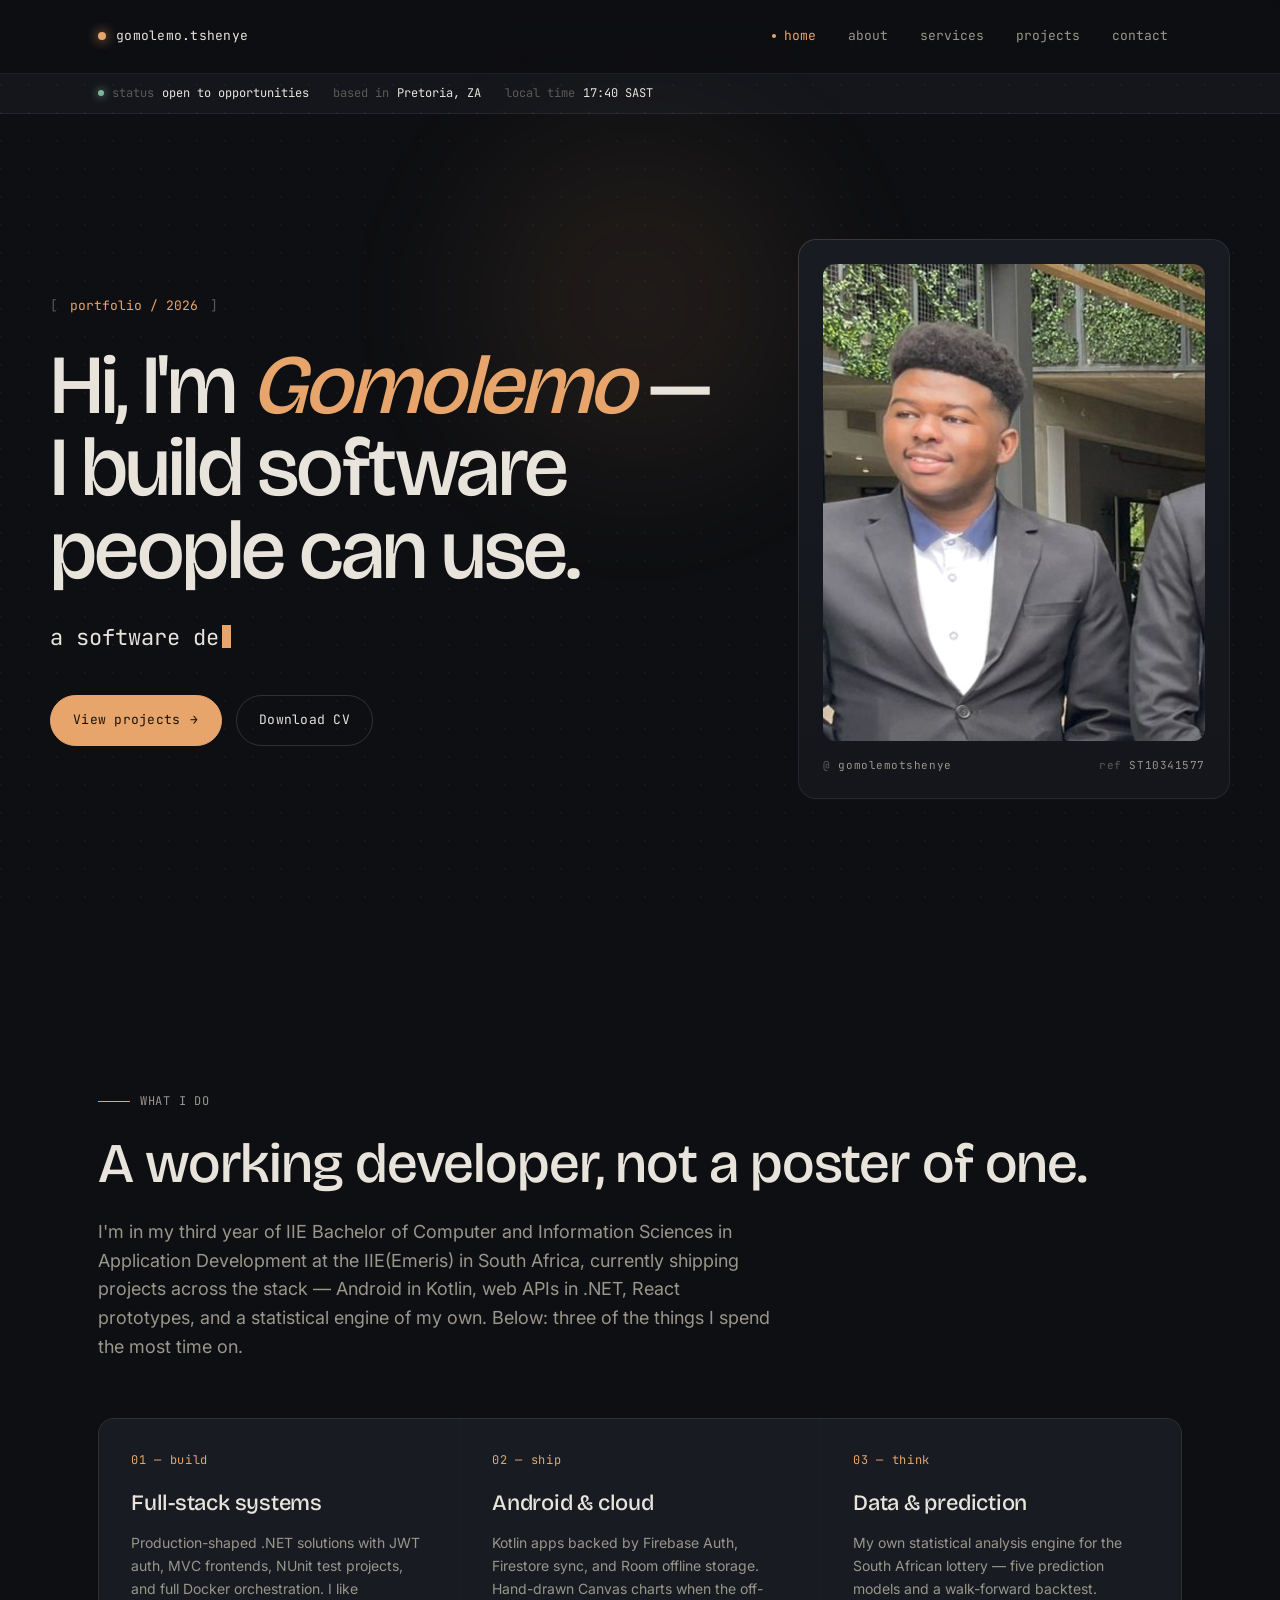
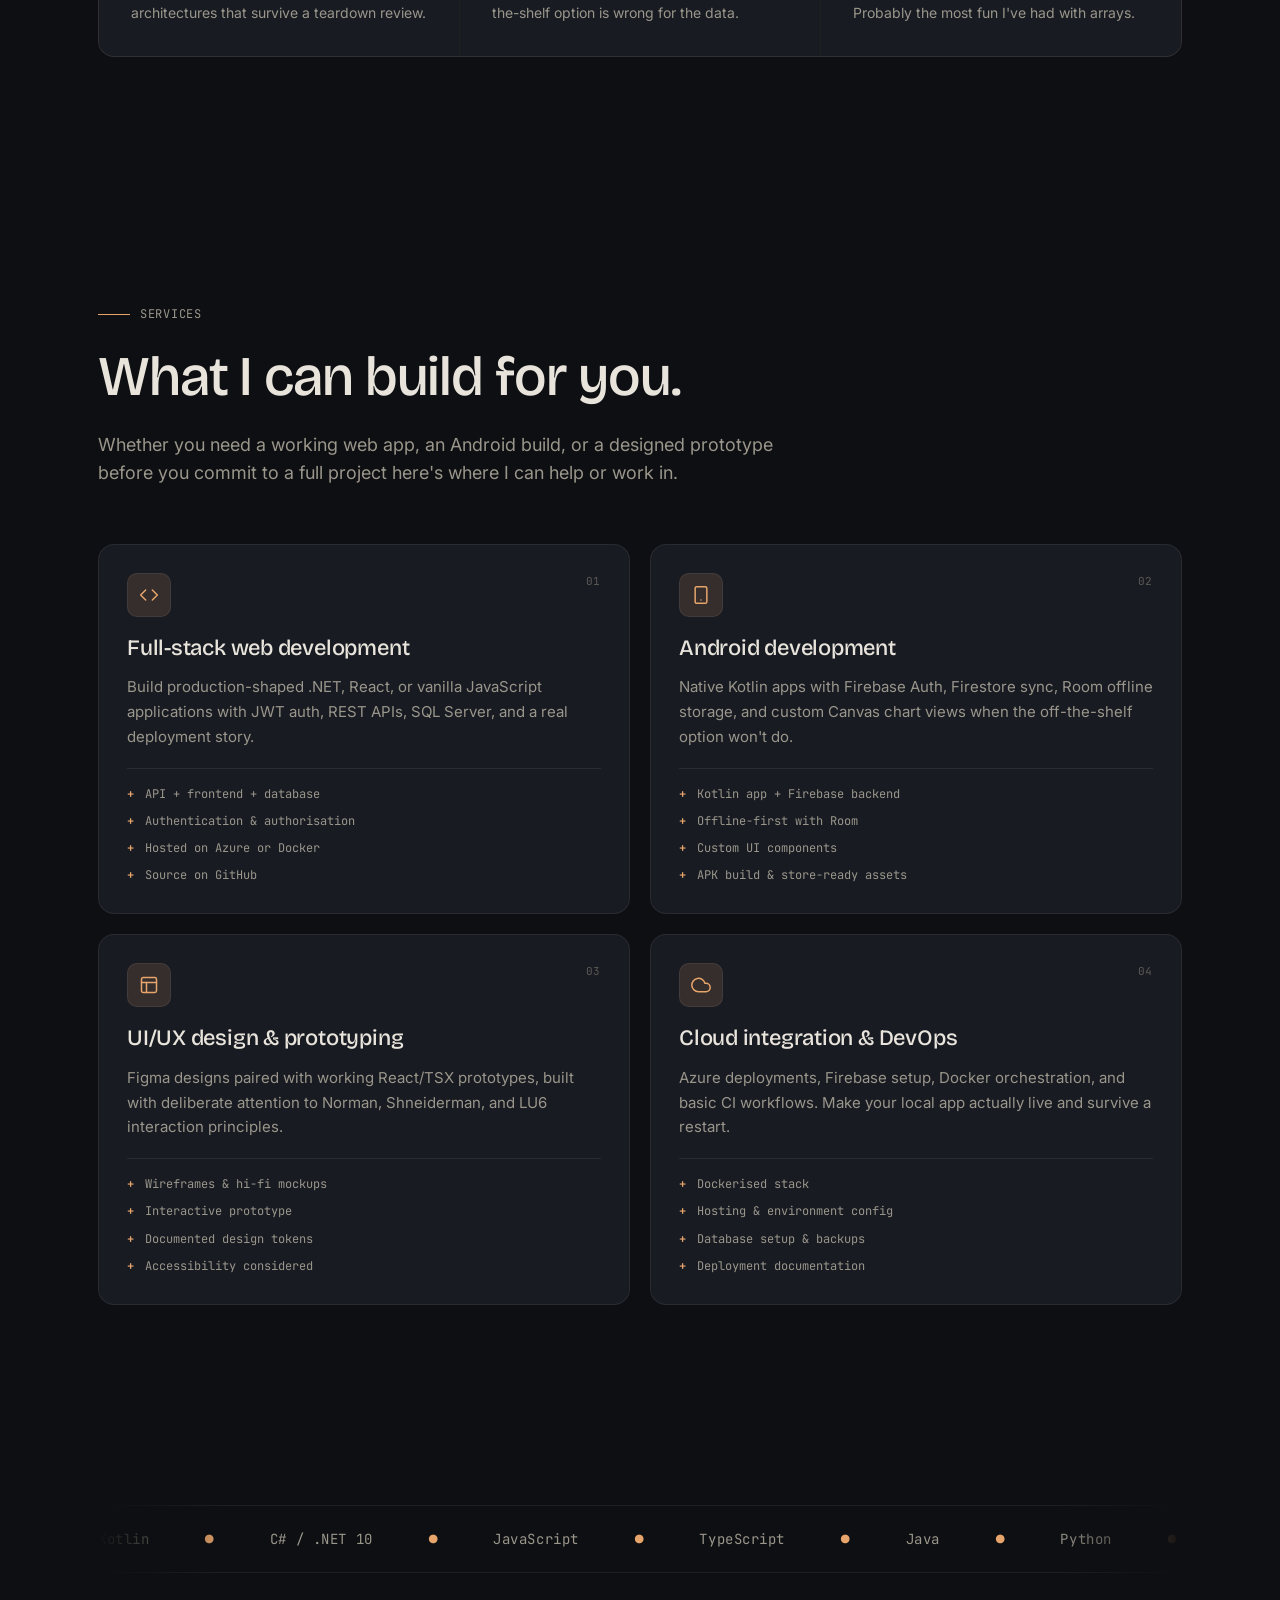
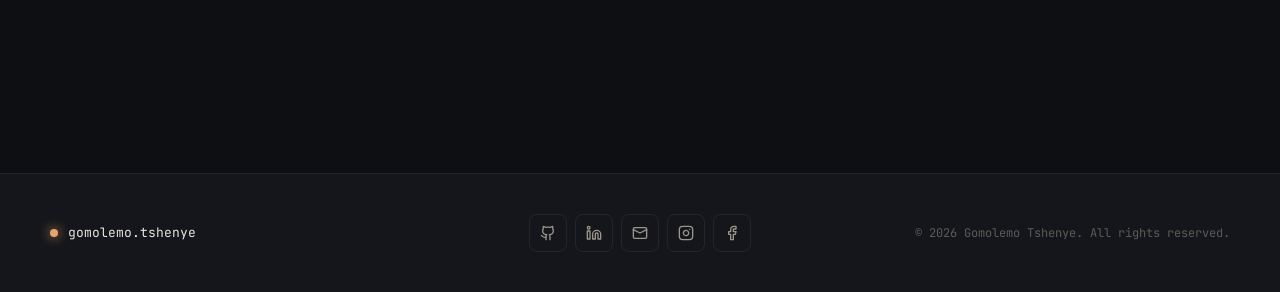
<file: index.html>
<!DOCTYPE html>
<html lang="en">
<head>
  <meta charset="UTF-8" />
  <meta name="viewport" content="width=device-width, initial-scale=1.0" />
  <title>Gomolemo Tshenye — Software Developer</title>
  <meta name="author" content="Gomolemo Tshenye" />
  <meta name="description" content="Portfolio of Gomolemo Tshenye, third-year Computer Science student building full-stack, Android, and cloud applications from Johannesburg, South Africa." />
  <!--
    ============================================================
    PORTFOLIO TASK — REQUIREMENT MAP (index.html)
    Author: Gomolemo Tshenye
    Built with HTML, CSS and vanilla JavaScript only (no frameworks).
    This file covers: Home/Landing Page, Services section,
    Resume/CV download button, Social Media Links, Footer.
    See about.html, projects.html, contact.html for the remaining
    required sections (About, Skills, Education, Projects, Contact form).
    ============================================================
  -->
  <link rel="preconnect" href="https://fonts.googleapis.com">
  <link rel="preconnect" href="https://fonts.gstatic.com" crossorigin>
  <link href="https://fonts.googleapis.com/css2?family=Bricolage+Grotesque:opsz,wght@12..96,400;12..96,500;12..96,600&family=Inter:wght@400;500;600&family=JetBrains+Mono:wght@400;500&display=swap" rel="stylesheet">
  <link rel="stylesheet" href="css/style.css" />
</head>
<body>

  <!-- Extra (not required by brief): ambient dot-grid background, gives the dark theme depth without imagery -->
  <div class="grid-bg" aria-hidden="true"></div>
  <!-- Extra: cursor-following radial glow, purely decorative, driven by js/script.js pointermove listener -->
  <div class="glow" aria-hidden="true"></div>
  <!-- Extra: top scroll-progress bar, width updated in js/script.js on scroll -->
  <div class="scroll-progress" aria-hidden="true"></div>

  <!-- Site navigation: present on every page, includes mobile hamburger menu (extra, for responsive/mobile requirement) -->
  <nav class="nav">
    <div class="nav-inner">
      <a href="index.html" class="brand">
        <span class="brand-dot" aria-hidden="true"></span>
        gomolemo.tshenye
      </a>
      <div class="nav-links">
        <a href="index.html" class="nav-link">home</a>
        <a href="about.html" class="nav-link">about</a>
        <!-- NEW · ADDED FOR TTG TASK: anchor link to Services section -->
        <a href="index.html#services" class="nav-link">services</a>
        <a href="projects.html" class="nav-link">projects</a>
        <a href="contact.html" class="nav-link">contact</a>
      </div>
      <button id="hamburger" class="hamburger" aria-label="Toggle menu" aria-expanded="false">
        <svg width="18" height="18" viewBox="0 0 24 24" fill="none" stroke="currentColor" stroke-width="2" stroke-linecap="round" style="transition: transform .25s ease">
          <line x1="3" y1="6" x2="21" y2="6"/>
          <line x1="3" y1="12" x2="21" y2="12"/>
          <line x1="3" y1="18" x2="21" y2="18"/>
        </svg>
      </button>
    </div>
    <div id="mobile-menu" class="mobile-menu">
      <div class="mm-inner">
        <a href="index.html">home</a>
        <a href="about.html">about</a>
        <a href="index.html#services">services</a>
        <a href="projects.html">projects</a>
        <a href="contact.html">contact</a>
      </div>
    </div>
  </nav>

  <!-- Extra (not in brief): status strip with a live Johannesburg clock, populated by js/script.js [data-clock] handler -->
  <div class="status">
    <div class="status-inner">
      <span class="status-item">
        <span class="status-dot" aria-hidden="true"></span>
        <span class="status-key">status</span>
        <span class="status-val">open to opportunities</span>
      </span>
      <span class="status-item">
        <span class="status-key">based in</span>
        <span class="status-val">Pretoria, ZA</span>
      </span>
      <span class="status-item">
        <span class="status-key">local time</span>
        <span class="status-val" data-clock>—</span>
      </span>
    </div>
  </div>

  <main>
    <!-- ===== REQUIRED: Home / Landing Page ===== -->
    <!-- Headline + role typewriter ([data-typed], animated in js/script.js) + CV download + "View projects" CTA -->
    <section class="hero">
      <div class="hero-inner">
        <div>
          <div class="hero-eyebrow">
            <span class="bracket">[</span> portfolio / 2026 <span class="bracket">]</span>
          </div>
          <h1>
            <span class="word">Hi,</span>
            <span class="word">I'm</span>
            <span class="word accent-name">Gomolemo</span>
            <span class="word">—</span>
            <span class="word">I</span>
            <span class="word">build</span>
            <span class="word">software</span>
            <span class="word">people</span>
            <span class="word">can</span>
            <span class="word">use.</span>
          </h1>
          <p class="hero-sub">
            <span class="typed" data-typed='["a software developer.","an Android engineer.","a .NET full-stack dev.","a data-curious tinkerer."]'></span><span class="caret"></span>
          </p>
          <div class="hero-cta">
            <a href="projects.html" class="btn btn-primary">
              View projects
              <span class="arrow">→</span>
            </a>
            <!-- REQUIRED: Resume/CV download button. `download` attribute forces a save instead of in-browser viewing -->
            <a href="assets/GOMOLEMOTSHENYECS.CV.pdf" class="btn btn-ghost" download>
              Download CV
            </a>
          </div>
        </div>

        <div class="hero-card">
          <img src="images/me.jpg" alt="Portrait of Gomolemo Tshenye" />
          <div class="hero-card-meta">
            <span><span class="label">@</span> gomolemotshenye</span>
            <span><span class="label">ref</span> ST10341577</span>
          </div>
        </div>
      </div>
    </section>

    <!-- Extra (not explicitly required): "What I do" highlight cards — a quick-scan summary before the full Skills section on about.html -->
    <section class="section">
      <div class="reveal">
        <div class="section-eyebrow">what I do</div>
        <h2 class="section-title">A working developer, not a poster of one.</h2>
        <p class="section-lead">
          I'm in my third year of IIE Bachelor of Computer and Information Sciences in Application Development at the IIE(Emeris) in South Africa, currently shipping projects across the stack — Android in Kotlin, web APIs in .NET, React prototypes, and a statistical engine of my own. Below: three of the things I spend the most time on.
        </p>
      </div>

      <div class="highlights reveal-stagger">
        <div class="highlight">
          <div class="highlight-num">01 — build</div>
          <h3>Full-stack systems</h3>
          <p>Production-shaped .NET solutions with JWT auth, MVC frontends, NUnit test projects, and full Docker orchestration. I like architectures that survive a teardown review.</p>
        </div>
        <div class="highlight">
          <div class="highlight-num">02 — ship</div>
          <h3>Android &amp; cloud</h3>
          <p>Kotlin apps backed by Firebase Auth, Firestore sync, and Room offline storage. Hand-drawn Canvas charts when the off-the-shelf option is wrong for the data.</p>
        </div>
        <div class="highlight">
          <div class="highlight-num">03 — think</div>
          <h3>Data &amp; prediction</h3>
          <p>My own statistical analysis engine for the South African lottery — five prediction models and a walk-forward backtest. Probably the most fun I've had with arrays.</p>
        </div>
      </div>
    </section>


    <!-- ===== REQUIRED: Services section ===== -->
    <!-- id="services" is the target of the nav "services" anchor link on every page -->
    <section class="section" id="services">
      <div class="reveal">
        <div class="section-eyebrow">services</div>
        <h2 class="section-title">What I can build for you.</h2>
        <p class="section-lead">
          Whether you need a working web app, an Android build, or a designed prototype before you commit to a full project here's where I can help or work in.
        </p>
      </div>

      <div class="services reveal-stagger">
        <article class="service">
          <div class="service-num">01</div>
          <div class="service-icon" aria-hidden="true">
            <svg width="20" height="20" viewBox="0 0 24 24" fill="none" stroke="currentColor" stroke-width="1.8" stroke-linecap="round" stroke-linejoin="round">
              <polyline points="16 18 22 12 16 6"/>
              <polyline points="8 6 2 12 8 18"/>
            </svg>
          </div>
          <h3>Full-stack web development</h3>
          <p>Build production-shaped .NET, React, or vanilla JavaScript applications with JWT auth, REST APIs, SQL Server, and a real deployment story.</p>
          <ul class="service-list">
            <li>API + frontend + database</li>
            <li>Authentication &amp; authorisation</li>
            <li>Hosted on Azure or Docker</li>
            <li>Source on GitHub</li>
          </ul>
        </article>

        <article class="service">
          <div class="service-num">02</div>
          <div class="service-icon" aria-hidden="true">
            <svg width="20" height="20" viewBox="0 0 24 24" fill="none" stroke="currentColor" stroke-width="1.8" stroke-linecap="round" stroke-linejoin="round">
              <rect x="5" y="2" width="14" height="20" rx="2"/>
              <line x1="12" y1="18" x2="12" y2="18"/>
            </svg>
          </div>
          <h3>Android development</h3>
          <p>Native Kotlin apps with Firebase Auth, Firestore sync, Room offline storage, and custom Canvas chart views when the off-the-shelf option won't do.</p>
          <ul class="service-list">
            <li>Kotlin app + Firebase backend</li>
            <li>Offline-first with Room</li>
            <li>Custom UI components</li>
            <li>APK build &amp; store-ready assets</li>
          </ul>
        </article>

        <article class="service">
          <div class="service-num">03</div>
          <div class="service-icon" aria-hidden="true">
            <svg width="20" height="20" viewBox="0 0 24 24" fill="none" stroke="currentColor" stroke-width="1.8" stroke-linecap="round" stroke-linejoin="round">
              <rect x="3" y="3" width="18" height="18" rx="2"/>
              <line x1="3" y1="9" x2="21" y2="9"/>
              <line x1="9" y1="21" x2="9" y2="9"/>
            </svg>
          </div>
          <h3>UI/UX design &amp; prototyping</h3>
          <p>Figma designs paired with working React/TSX prototypes, built with deliberate attention to Norman, Shneiderman, and LU6 interaction principles.</p>
          <ul class="service-list">
            <li>Wireframes &amp; hi-fi mockups</li>
            <li>Interactive prototype</li>
            <li>Documented design tokens</li>
            <li>Accessibility considered</li>
          </ul>
        </article>

        <article class="service">
          <div class="service-num">04</div>
          <div class="service-icon" aria-hidden="true">
            <svg width="20" height="20" viewBox="0 0 24 24" fill="none" stroke="currentColor" stroke-width="1.8" stroke-linecap="round" stroke-linejoin="round">
              <path d="M18 10h-1.26A8 8 0 1 0 9 20h9a5 5 0 0 0 0-10z"/>
            </svg>
          </div>
          <h3>Cloud integration &amp; DevOps</h3>
          <p>Azure deployments, Firebase setup, Docker orchestration, and basic CI workflows. Make your local app actually live and survive a restart.</p>
          <ul class="service-list">
            <li>Dockerised stack</li>
            <li>Hosting &amp; environment config</li>
            <li>Database setup &amp; backups</li>
            <li>Deployment documentation</li>
          </ul>
        </article>
      </div>
    </section>

    <!-- Extra (not required): infinite scrolling tech-stack marquee, pure CSS animation (keyframes scroll-x in style.css), list duplicated once so the loop has no visible seam -->
    <section class="section" style="padding-top: 0">

      <div class="marquee" aria-hidden="true">
        <div class="marquee-track">
          <span>Kotlin</span><span class="dot">●</span>
          <span>C# / .NET 10</span><span class="dot">●</span>
          <span>JavaScript</span><span class="dot">●</span>
          <span>TypeScript</span><span class="dot">●</span>
          <span>Java</span><span class="dot">●</span>
          <span>Python</span><span class="dot">●</span>
          <span>React</span><span class="dot">●</span>
          <span>ASP.NET Core MVC</span><span class="dot">●</span>
          <span>Firebase</span><span class="dot">●</span>
          <span>Azure</span><span class="dot">●</span>
          <span>Docker</span><span class="dot">●</span>
          <span>SQL Server</span><span class="dot">●</span>
          <span>Git / GitHub</span><span class="dot">●</span>
          <span>Figma</span><span class="dot">●</span>
          <span>Kotlin</span><span class="dot">●</span>
          <span>C# / .NET 10</span><span class="dot">●</span>
          <span>JavaScript</span><span class="dot">●</span>
          <span>TypeScript</span><span class="dot">●</span>
          <span>Java</span><span class="dot">●</span>
          <span>Python</span><span class="dot">●</span>
          <span>React</span><span class="dot">●</span>
          <span>ASP.NET Core MVC</span><span class="dot">●</span>
          <span>Firebase</span><span class="dot">●</span>
          <span>Azure</span><span class="dot">●</span>
          <span>Docker</span><span class="dot">●</span>
          <span>SQL Server</span><span class="dot">●</span>
          <span>Git / GitHub</span><span class="dot">●</span>
          <span>Figma</span><span class="dot">●</span>
        </div>
      </div>
    </section>
  </main>


   <!-- ===== REQUIRED: Footer with copyright + Social Media Links ===== -->
   <!-- Repeated identically on about.html, projects.html and contact.html since this is a static multi-page site (no shared-template engine, per "HTML/CSS/JS only" constraint) -->
   <footer class="footer">
    <div class="footer-inner">
      <div class="footer-brand">
        <span class="brand-dot" aria-hidden="true"></span>
        <span>gomolemo.tshenye</span>
      </div>
      <nav class="footer-social" aria-label="Social media links">
        <a href="https://github.com/GomolemoTshenye" target="_blank" rel="noopener" aria-label="GitHub" title="GitHub">
          <svg width="16" height="16" viewBox="0 0 24 24" fill="none" stroke="currentColor" stroke-width="2" stroke-linecap="round" stroke-linejoin="round">
            <path d="M15 22v-4a4.8 4.8 0 0 0-1-3.5c3 0 6-2 6-5.5.08-1.25-.27-2.48-1-3.5.28-1.15.28-2.35 0-3.5 0 0-1 0-3 1.5-2.64-.5-5.36-.5-8 0C6 2 5 2 5 2c-.3 1.15-.3 2.35 0 3.5A5.4 5.4 0 0 0 4 9c0 3.5 3 5.5 6 5.5-.39.49-.68 1.05-.85 1.65-.17.6-.22 1.23-.15 1.85v4"/>
            <path d="M9 18c-4.51 2-5-2-7-2"/>
          </svg>
        </a>
        <a href="https://www.linkedin.com/in/gomolemo-tshenye-328b18320" target="_blank" rel="noopener" aria-label="LinkedIn" title="LinkedIn">
          <svg width="16" height="16" viewBox="0 0 24 24" fill="none" stroke="currentColor" stroke-width="2" stroke-linecap="round" stroke-linejoin="round">
            <path d="M16 8a6 6 0 0 1 6 6v7h-4v-7a2 2 0 0 0-4 0v7h-4v-7a6 6 0 0 1 6-6z"/>
            <rect x="2" y="9" width="4" height="12"/>
            <circle cx="4" cy="4" r="2"/>
          </svg>
        </a>
        <a href="mailto:israeltshenye@gmail.com" aria-label="Email" title="Email">
          <svg width="16" height="16" viewBox="0 0 24 24" fill="none" stroke="currentColor" stroke-width="2" stroke-linecap="round" stroke-linejoin="round">
            <rect x="2" y="4" width="20" height="16" rx="2"/>
            <path d="m22 7-10 5L2 7"/>
          </svg>
        </a>

        <a href="https://www.instagram.com/g.gomolemotshenye?igsh=M2RzaG42eTFiaHpu&utm_source=qr" target="_blank" rel="noopener" aria-label="Instagram" title="Instagram">
          <svg width="16" height="16" viewBox="0 0 24 24" fill="none" stroke="currentColor" stroke-width="2" stroke-linecap="round" stroke-linejoin="round">
            <rect x="2" y="2" width="20" height="20" rx="5" ry="5"/>
            <path d="M16 11.37A4 4 0 1 1 12.63 8 4 4 0 0 1 16 11.37z"/>
            <line x1="17.5" y1="6.5" x2="17.51" y2="6.5"/>
          </svg>
        </a>

        <a href="https://www.facebook.com/share/1BeQQFs7Kw/?mibextid=wwXIfr" target="_blank" rel="noopener" aria-label="Facebook" title="Facebook">
          <svg width="16" height="16" viewBox="0 0 24 24" fill="none" stroke="currentColor" stroke-width="2" stroke-linecap="round" stroke-linejoin="round">
            <path d="M18 2h-3a5 5 0 0 0-5 5v3H7v4h3v8h4v-8h3l1-4h-4V7a1 1 0 0 1 1-1h3z"/>
          </svg>
        </a>
      </nav>
      <div class="footer-copy">© 2026 Gomolemo Tshenye. All rights reserved.</div>
    </div>
  </footer>

  <!-- Single shared script for nav, animation and form logic across all pages — see js/script.js for commented breakdown -->
  <script src="js/script.js"></script>
</body>
</html>
</file>
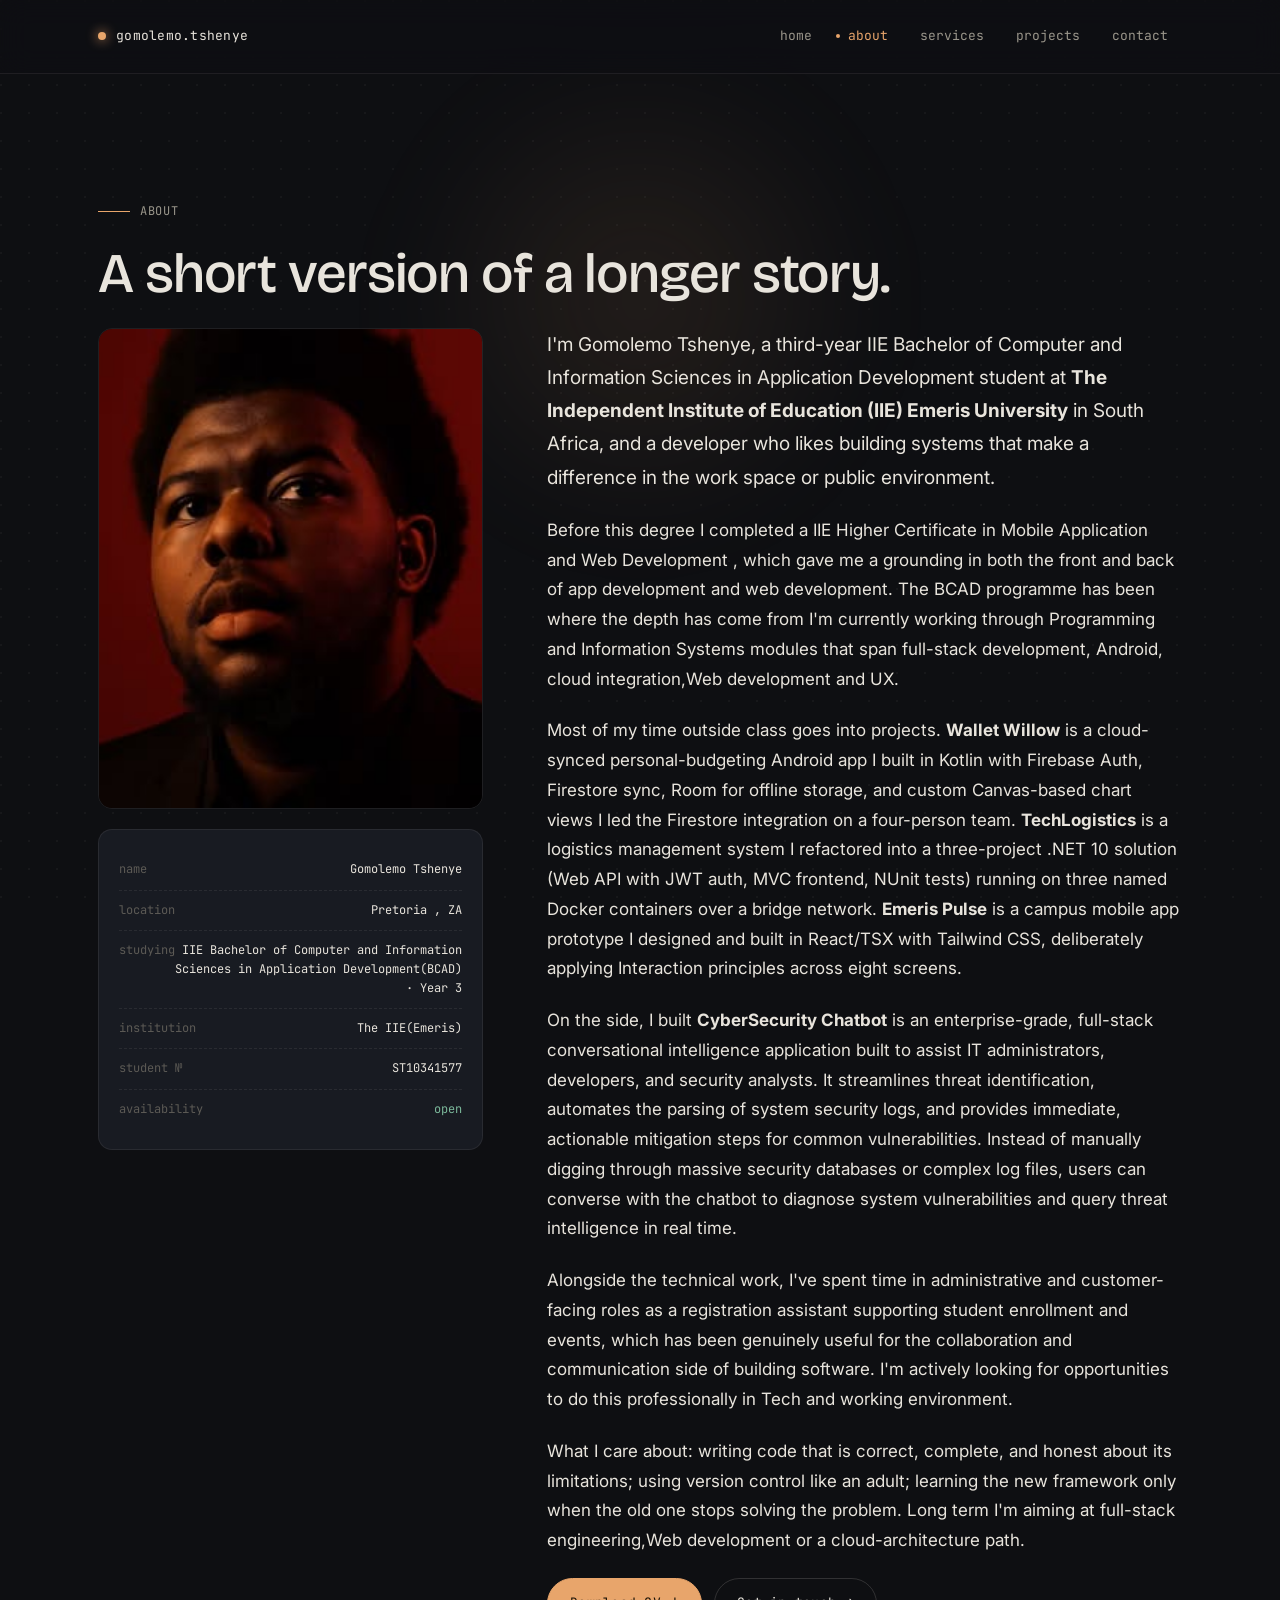
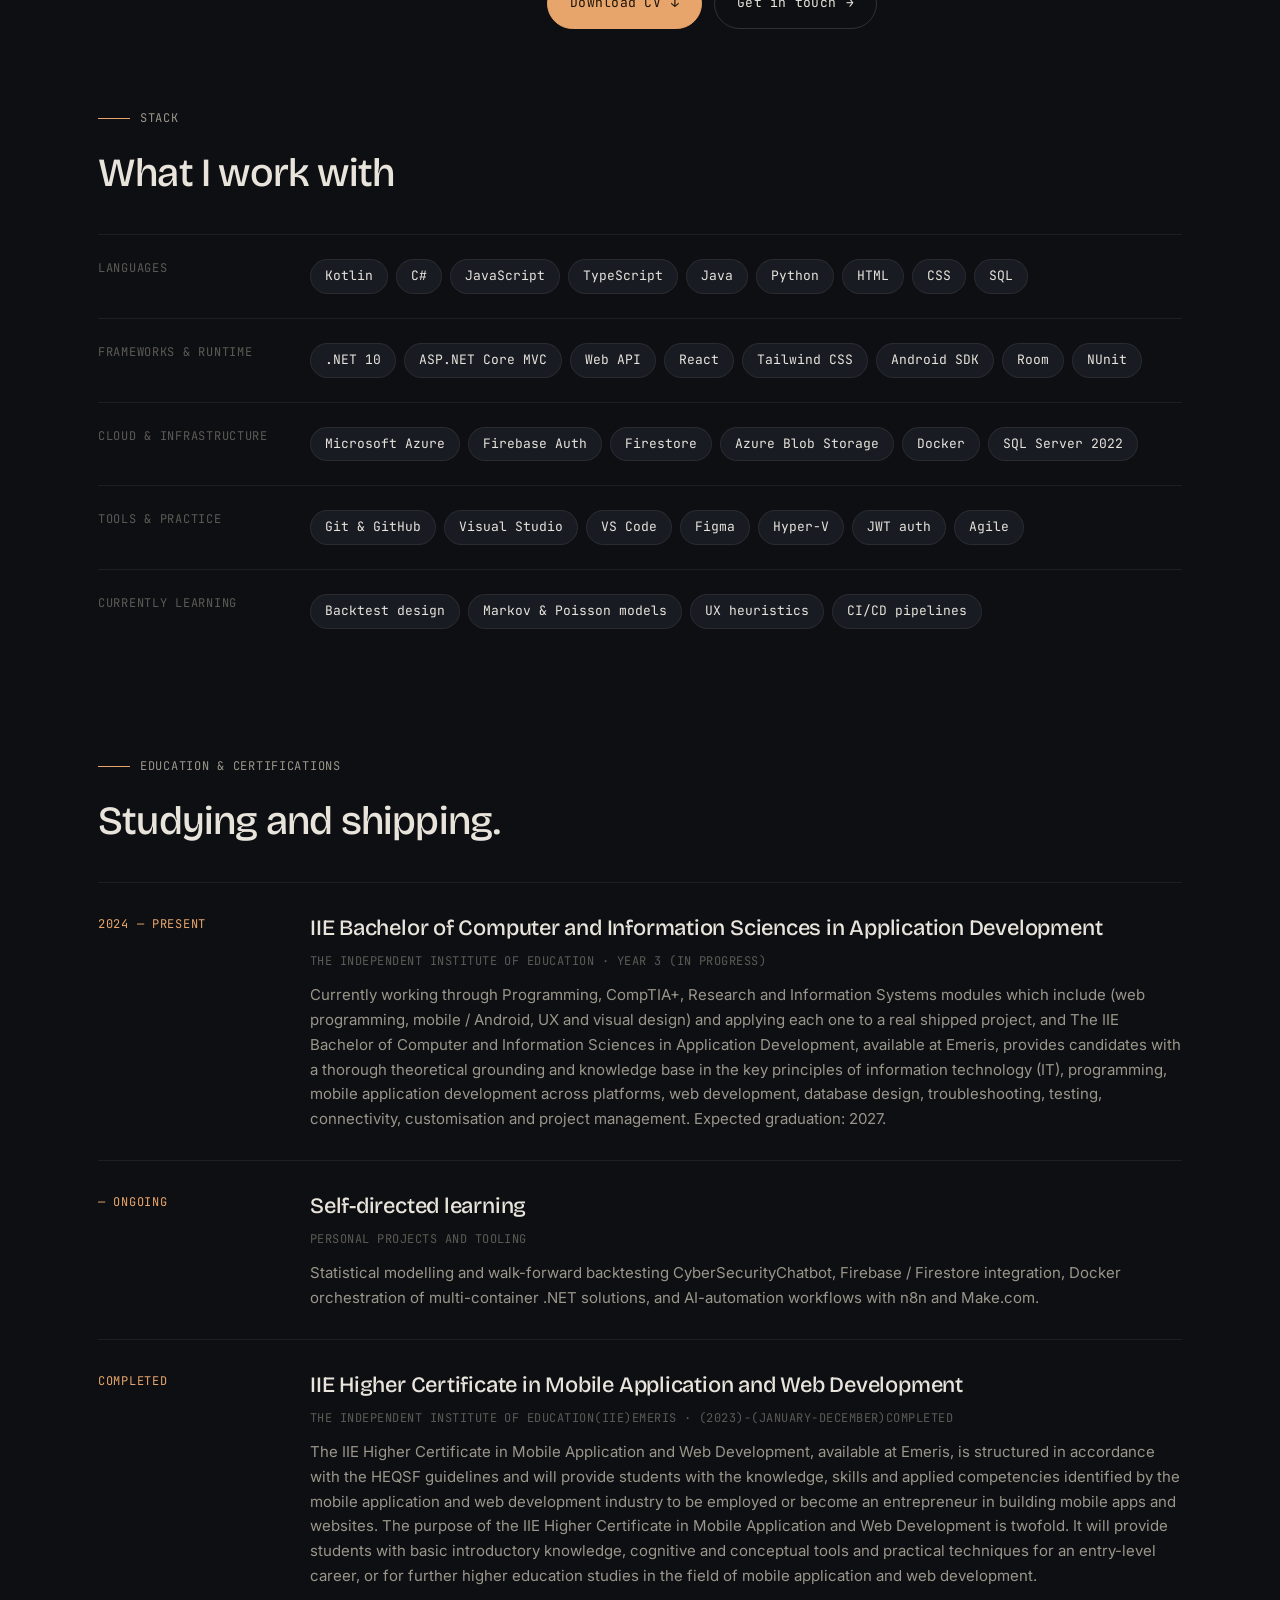
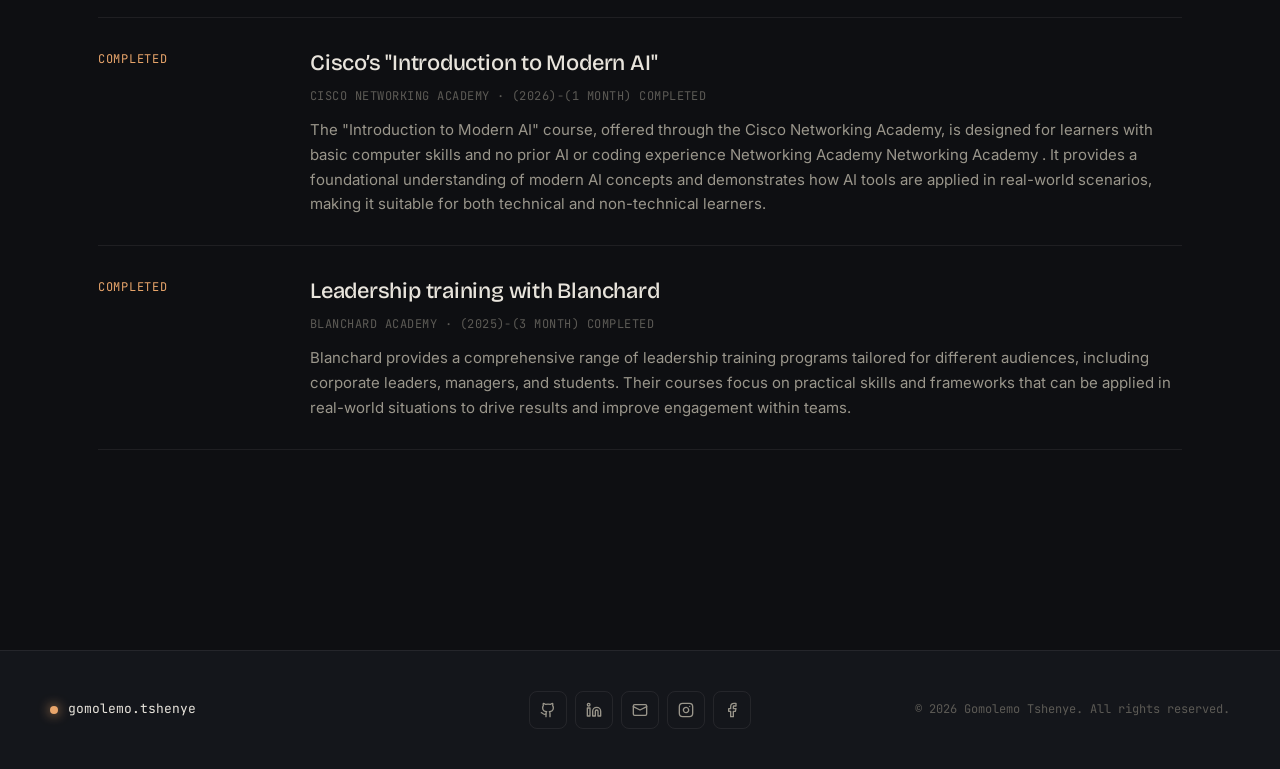
<file: about.html>
<!DOCTYPE html>
<html lang="en">
<head>
  <meta charset="UTF-8" />
  <meta name="viewport" content="width=device-width, initial-scale=1.0" />
  <title>About — Gomolemo Tshenye</title>
  <meta name="author" content="Gomolemo Tshenye" />
  <meta name="description" content="About Gomolemo Tshenye — third-year Computer Science student at the IIE, building full-stack, Android, and cloud systems." />
  <!--
    ============================================================
    PORTFOLIO TASK — REQUIREMENT MAP (about.html)
    Author: Gomolemo Tshenye
    Covers: About Me section, Skills section, Education and
    Certifications. Resume/CV download is repeated here too.
    ============================================================
  -->
  <link rel="preconnect" href="https://fonts.googleapis.com">
  <link rel="preconnect" href="https://fonts.gstatic.com" crossorigin>
  <link href="https://fonts.googleapis.com/css2?family=Bricolage+Grotesque:opsz,wght@12..96,400;12..96,500;12..96,600&family=Inter:wght@400;500;600&family=JetBrains+Mono:wght@400;500&display=swap" rel="stylesheet">
  <link rel="stylesheet" href="css/style.css" />
</head>
<body>

  <div class="grid-bg" aria-hidden="true"></div>
  <div class="glow" aria-hidden="true"></div>
  <div class="scroll-progress" aria-hidden="true"></div>

  <nav class="nav">
    <div class="nav-inner">
      <a href="index.html" class="brand">
        <span class="brand-dot" aria-hidden="true"></span>
        gomolemo.tshenye
      </a>
      <div class="nav-links">
        <a href="index.html" class="nav-link">home</a>
        <a href="about.html" class="nav-link">about</a>
        <a href="index.html#services" class="nav-link">services</a>
        <a href="projects.html" class="nav-link">projects</a>
        <a href="contact.html" class="nav-link">contact</a>
      </div>
      <button id="hamburger" class="hamburger" aria-label="Toggle menu" aria-expanded="false">
        <svg width="18" height="18" viewBox="0 0 24 24" fill="none" stroke="currentColor" stroke-width="2" stroke-linecap="round" style="transition: transform .25s ease">
          <line x1="3" y1="6" x2="21" y2="6"/>
          <line x1="3" y1="12" x2="21" y2="12"/>
          <line x1="3" y1="18" x2="21" y2="18"/>
        </svg>
      </button>
    </div>
    <div id="mobile-menu" class="mobile-menu">
      <div class="mm-inner">
        <a href="index.html">home</a>
        <a href="about.html">about</a>
        <a href="index.html#services">services</a>
        <a href="projects.html">projects</a>
        <a href="contact.html">contact</a>
      </div>
    </div>
  </nav>

  <main>
    <!-- ===== REQUIRED: About Me section ===== -->
    <section class="section">
      <div class="reveal">
        <div class="section-eyebrow">about</div>
        <h1 class="section-title">A short version of a longer story.</h1>
      </div>

      <div class="about-grid">
        <!-- Sticky sidebar: portrait + quick-facts card (position: sticky in CSS keeps it in view while the prose column scrolls) -->
        <aside class="about-side reveal">
          <img src="images/me2.jpg" alt="Portrait of Gomolemo Tshenye" class="about-portrait" />

          <div class="about-card">
            <div class="about-card-row">
              <span class="k">name</span>
              <span class="v">Gomolemo Tshenye</span>
            </div>
            <div class="about-card-row">
              <span class="k">location</span>
              <span class="v">Pretoria , ZA</span>
            </div>
            <div class="about-card-row">
              <span class="k">studying</span>
              <span class="v"> IIE Bachelor of Computer and Information Sciences in Application Development(BCAD) · Year 3</span>
            </div>
            <div class="about-card-row">
              <span class="k">institution</span>
              <span class="v">The IIE(Emeris)</span>
            </div>
            <div class="about-card-row">
              <span class="k">student №</span>
              <span class="v">ST10341577</span>
            </div>
            <div class="about-card-row">
              <span class="k">availability</span>
              <span class="v" style="color: var(--success)">open</span>
            </div>
          </div>
        </aside>

        <article class="about-prose reveal">
          <p class="lede">
            I'm Gomolemo Tshenye, a third-year IIE Bachelor of Computer and Information Sciences in Application Development student at <strong>The Independent Institute of Education (IIE) Emeris University</strong> in South Africa, and a developer who likes building systems that make a difference in the work space or public environment.
          </p>

          <p>
            Before this degree I completed a IIE Higher Certificate in Mobile Application and Web Development , which gave me a grounding in both the front and back of app development and web development. The BCAD programme has been where the depth has come from I'm currently working through Programming and Information Systems modules that span full-stack development, Android, cloud integration,Web development and UX.
          </p>

          <p>
            Most of my time outside class goes into projects. <strong>Wallet Willow</strong> is a cloud-synced personal-budgeting Android app I built in Kotlin with Firebase Auth, Firestore sync, Room for offline storage, and custom Canvas-based chart views I led the Firestore integration on a four-person team. <strong>TechLogistics</strong> is a logistics management system I refactored into a three-project .NET 10 solution (Web API with JWT auth, MVC frontend, NUnit tests) running on three named Docker containers over a bridge network. <strong>Emeris Pulse</strong> is a campus mobile app prototype I designed and built in React/TSX with Tailwind CSS, deliberately applying Interaction principles across eight screens.
          </p>

          <p>
            On the side, I built <strong>CyberSecurity Chatbot</strong>  is an enterprise-grade, full-stack conversational intelligence application built to assist IT administrators, developers, and security analysts. It streamlines threat identification, automates the parsing of system security logs, and provides immediate, actionable mitigation steps for common vulnerabilities.

Instead of manually digging through massive security databases or complex log files, users can converse with the chatbot to diagnose system vulnerabilities and query threat intelligence in real time.
          </p>

          <p>
            Alongside the technical work, I've spent time in administrative and customer-facing roles as a registration assistant supporting student enrollment and events, which has been genuinely useful for the collaboration and communication side of building software. I'm actively looking for opportunities to do this professionally in Tech and working environment.
          </p>

          <p>
            What I care about: writing code that is correct, complete, and honest about its limitations; using version control like an adult; learning the new framework only when the old one stops solving the problem. Long term I'm aiming at full-stack engineering,Web development or a cloud-architecture path.
          </p>

          <div class="about-actions">
            <!-- REQUIRED: Resume/CV download button (also present on index.html hero) -->
            <a href="assets/GOMOLEMOTSHENYECS.CV.pdf" class="btn btn-primary" download>
              Download CV
              <span class="arrow">↓</span>
            </a>
            <a href="contact.html" class="btn btn-ghost">
              Get in touch
              <span class="arrow">→</span>
            </a>
          </div>
        </article>
      </div>

      <!-- ===== REQUIRED: Skills section ===== -->
      <!-- Skills grouped by category (Languages, Frameworks, Cloud, Tools, Currently learning) rather than a flat list, for scanability -->
      <div class="skills-block reveal">
        <div class="section-eyebrow" style="margin-top: 16px">stack</div>
        <h2 class="section-title" style="font-size: clamp(28px, 4vw, 40px); margin-bottom: 40px">What I work with</h2>

        <div class="skill-group">
          <div class="skill-group-label">Languages</div>
          <div class="skill-chips">
            <span class="chip">Kotlin</span>
            <span class="chip">C#</span>
            <span class="chip">JavaScript</span>
            <span class="chip">TypeScript</span>
            <span class="chip">Java</span>
            <span class="chip">Python</span>
            <span class="chip">HTML</span>
            <span class="chip">CSS</span>
            <span class="chip">SQL</span>
          </div>
        </div>

        <div class="skill-group">
          <div class="skill-group-label">Frameworks &amp; Runtime</div>
          <div class="skill-chips">
            <span class="chip">.NET 10</span>
            <span class="chip">ASP.NET Core MVC</span>
            <span class="chip">Web API</span>
            <span class="chip">React</span>
            <span class="chip">Tailwind CSS</span>
            <span class="chip">Android SDK</span>
            <span class="chip">Room</span>
            <span class="chip">NUnit</span>
          </div>
        </div>

        <div class="skill-group">
          <div class="skill-group-label">Cloud &amp; Infrastructure</div>
          <div class="skill-chips">
            <span class="chip">Microsoft Azure</span>
            <span class="chip">Firebase Auth</span>
            <span class="chip">Firestore</span>
            <span class="chip">Azure Blob Storage</span>
            <span class="chip">Docker</span>
            <span class="chip">SQL Server 2022</span>
          </div>
        </div>

        <div class="skill-group">
          <div class="skill-group-label">Tools &amp; Practice</div>
          <div class="skill-chips">
            <span class="chip">Git &amp; GitHub</span>
            <span class="chip">Visual Studio</span>
            <span class="chip">VS Code</span>
            <span class="chip">Figma</span>
            <span class="chip">Hyper-V</span>
            <span class="chip">JWT auth</span>
            <span class="chip">Agile</span>
          </div>
        </div>

        <div class="skill-group">
          <div class="skill-group-label">Currently learning</div>
          <div class="skill-chips">
            <span class="chip">Backtest design</span>
            <span class="chip">Markov &amp; Poisson models</span>
            <span class="chip">UX heuristics</span>
            <span class="chip">CI/CD pipelines</span>
          </div>
        </div>
      </div>


      <!-- ===== REQUIRED: Education and Certifications ===== -->
      <!-- Reverse-chronological timeline: degree in progress, then ongoing self-study, then completed qualifications/certificates -->
      <div class="education-block reveal" id="education">
        <div class="section-eyebrow">education &amp; certifications</div>
        <h2 class="section-title" style="font-size: clamp(28px, 4vw, 40px); margin-bottom: 40px">Studying and shipping.</h2>

        <div class="timeline">
          <article class="timeline-item">
            <div class="timeline-year">2024 — present</div>
            <div class="timeline-body">
              <h3>IIE Bachelor of Computer and Information Sciences in Application Development</h3>
              <p class="timeline-org">The Independent Institute of Education · Year 3 (in progress)</p>
              <p>Currently working through Programming, CompTIA+, Research and Information Systems modules which include (web programming, mobile / Android, UX and visual design) and applying each one to a real shipped project, and The IIE Bachelor of Computer and Information Sciences in Application Development, available at Emeris, provides candidates with a thorough theoretical grounding and knowledge base in the key principles of information technology (IT), programming, mobile application development across platforms, web development, database design, troubleshooting, testing, connectivity, customisation and project management. Expected graduation: 2027.</p>
            </div>
          </article>

          <article class="timeline-item">
            <div class="timeline-year">— ongoing</div>
            <div class="timeline-body">
              <h3>Self-directed learning</h3>
              <p class="timeline-org">Personal projects and tooling</p>
              <p>Statistical modelling and walk-forward backtesting CyberSecurityChatbot, Firebase / Firestore integration, Docker orchestration of multi-container .NET solutions, and AI-automation workflows with n8n and Make.com.</p>
            </div>
          </article>

          <article class="timeline-item">
            <div class="timeline-year">COMPLETED</div>
            <div class="timeline-body">
              <h3>IIE Higher Certificate in Mobile Application and Web Development</h3>
              <p class="timeline-org">The Independent Institute of Education(IIE)Emeris · (2023)-(January-December)Completed</p>
              <p>The IIE Higher Certificate in Mobile Application and Web Development, available at Emeris, is structured in accordance with the HEQSF guidelines and will provide students with the knowledge, skills and applied competencies identified by the mobile application and web development industry to be employed or become an entrepreneur in building mobile apps and websites.

The purpose of the IIE Higher Certificate in Mobile Application and Web Development is twofold. It will provide students with basic introductory knowledge, cognitive and conceptual tools and practical techniques for an entry-level career, or for further higher education studies in the field of mobile application and web development.</p>
            </div>
          </article>

                <article class="timeline-item">
            <div class="timeline-year">COMPLETED</div>
            <div class="timeline-body">
              <h3>Cisco’s "Introduction to Modern AI"</h3>
              <p class="timeline-org">Cisco Networking Academy  · (2026)-(1 Month) Completed</p>
              <p>The "Introduction to Modern AI" course, offered through the Cisco Networking Academy, is designed for learners with basic computer skills and no prior AI or coding experience 
Networking Academy
Networking Academy
. It provides a foundational understanding of modern AI concepts and demonstrates how AI tools are applied in real-world scenarios, making it suitable for both technical and non-technical learners.</p>
            </div>
          </article>

            <article class="timeline-item">
            <div class="timeline-year">COMPLETED</div>
            <div class="timeline-body">
              <h3>Leadership training with Blanchard</h3>
              <p class="timeline-org">Blanchard Academy  · (2025)-(3 Month) Completed</p>
              <p>Blanchard provides a comprehensive range of leadership training programs tailored for different audiences, including corporate leaders, managers, and students. Their courses focus on practical skills and frameworks that can be applied in real-world situations to drive results and improve engagement within teams.</p>
            </div>
          </article>
        </div>
      </div>
    </section>
  </main>


  <footer class="footer">
    <div class="footer-inner">
      <div class="footer-brand">
        <span class="brand-dot" aria-hidden="true"></span>
        <span>gomolemo.tshenye</span>
      </div>
      <nav class="footer-social" aria-label="Social media links">
        <a href="https://github.com/GomolemoTshenye" target="_blank" rel="noopener" aria-label="GitHub" title="GitHub">
          <svg width="16" height="16" viewBox="0 0 24 24" fill="none" stroke="currentColor" stroke-width="2" stroke-linecap="round" stroke-linejoin="round">
            <path d="M15 22v-4a4.8 4.8 0 0 0-1-3.5c3 0 6-2 6-5.5.08-1.25-.27-2.48-1-3.5.28-1.15.28-2.35 0-3.5 0 0-1 0-3 1.5-2.64-.5-5.36-.5-8 0C6 2 5 2 5 2c-.3 1.15-.3 2.35 0 3.5A5.4 5.4 0 0 0 4 9c0 3.5 3 5.5 6 5.5-.39.49-.68 1.05-.85 1.65-.17.6-.22 1.23-.15 1.85v4"/>
            <path d="M9 18c-4.51 2-5-2-7-2"/>
          </svg>
        </a>
        <a href="https://www.linkedin.com/in/gomolemo-tshenye-328b18320" target="_blank" rel="noopener" aria-label="LinkedIn" title="LinkedIn">
          <svg width="16" height="16" viewBox="0 0 24 24" fill="none" stroke="currentColor" stroke-width="2" stroke-linecap="round" stroke-linejoin="round">
            <path d="M16 8a6 6 0 0 1 6 6v7h-4v-7a2 2 0 0 0-4 0v7h-4v-7a6 6 0 0 1 6-6z"/>
            <rect x="2" y="9" width="4" height="12"/>
            <circle cx="4" cy="4" r="2"/>
          </svg>
        </a>
        <a href="mailto:israeltshenye@gmail.com" aria-label="Email" title="Email">
          <svg width="16" height="16" viewBox="0 0 24 24" fill="none" stroke="currentColor" stroke-width="2" stroke-linecap="round" stroke-linejoin="round">
            <rect x="2" y="4" width="20" height="16" rx="2"/>
            <path d="m22 7-10 5L2 7"/>
          </svg>
        </a>
   
        <a href="https://www.instagram.com/g.gomolemotshenye?igsh=M2RzaG42eTFiaHpu&utm_source=qr" target="_blank" rel="noopener" aria-label="Instagram" title="Instagram">
          <svg width="16" height="16" viewBox="0 0 24 24" fill="none" stroke="currentColor" stroke-width="2" stroke-linecap="round" stroke-linejoin="round">
            <rect x="2" y="2" width="20" height="20" rx="5" ry="5"/>
            <path d="M16 11.37A4 4 0 1 1 12.63 8 4 4 0 0 1 16 11.37z"/>
            <line x1="17.5" y1="6.5" x2="17.51" y2="6.5"/>
          </svg>
        </a>
   
        <a href="https://www.facebook.com/share/1BeQQFs7Kw/?mibextid=wwXIfr" target="_blank" rel="noopener" aria-label="Facebook" title="Facebook">
          <svg width="16" height="16" viewBox="0 0 24 24" fill="none" stroke="currentColor" stroke-width="2" stroke-linecap="round" stroke-linejoin="round">
            <path d="M18 2h-3a5 5 0 0 0-5 5v3H7v4h3v8h4v-8h3l1-4h-4V7a1 1 0 0 1 1-1h3z"/>
          </svg>
        </a>
      </nav>
      <div class="footer-copy">© 2026 Gomolemo Tshenye. All rights reserved.</div>
    </div>
  </footer>

  <script src="js/script.js"></script>
</body>
</html>
</file>
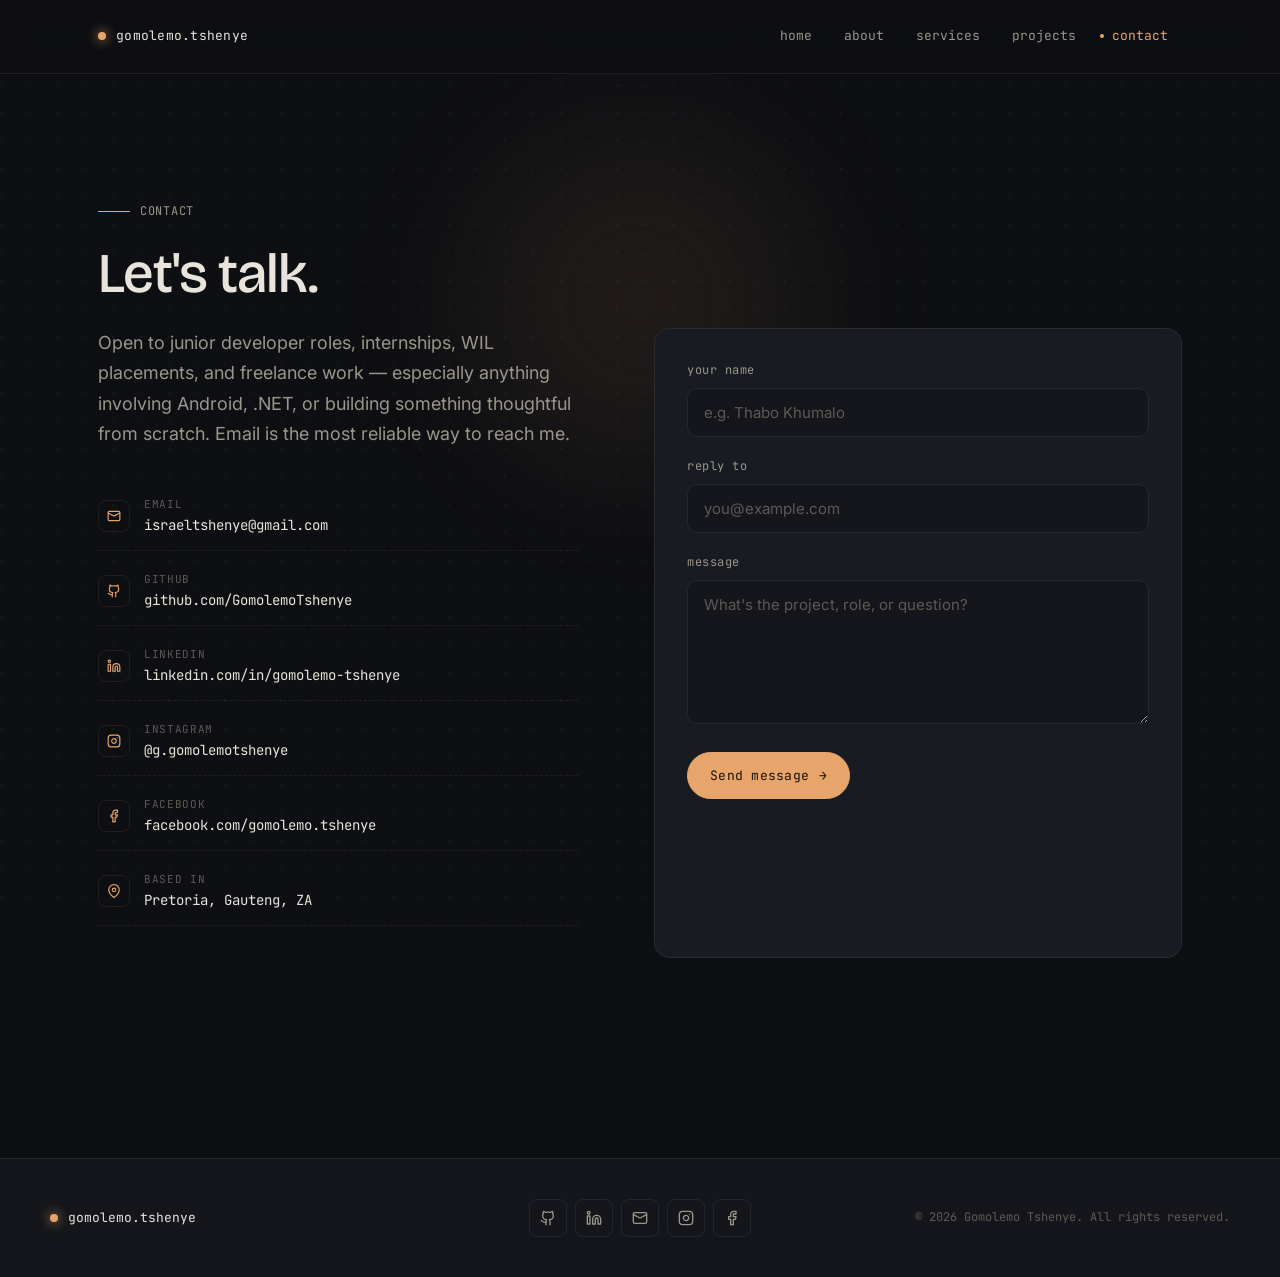
<file: contact.html>
<!DOCTYPE html>
<html lang="en">
<head>
  <meta charset="UTF-8" />
  <meta name="viewport" content="width=device-width, initial-scale=1.0" />
  <title>Contact — Gomolemo Tshenye</title>
  <meta name="author" content="Gomolemo Tshenye" />
  <meta name="description" content="Get in touch with Gomolemo Tshenye — open to internship, WIL, and junior developer opportunities in South Africa." />
  <!--
    ============================================================
    PORTFOLIO TASK — REQUIREMENT MAP (contact.html)
    Author: Gomolemo Tshenye
    Covers: Contact Form, Social Media Links.
    Form is client-side only (no backend) — see js/script.js for
    the validation + mailto: fallback logic.
    ============================================================
  -->
  <link rel="preconnect" href="https://fonts.googleapis.com">
  <link rel="preconnect" href="https://fonts.gstatic.com" crossorigin>
  <link href="https://fonts.googleapis.com/css2?family=Bricolage+Grotesque:opsz,wght@12..96,400;12..96,500;12..96,600&family=Inter:wght@400;500;600&family=JetBrains+Mono:wght@400;500&display=swap" rel="stylesheet">
  <link rel="stylesheet" href="css/style.css" />
</head>
<body>

  <div class="grid-bg" aria-hidden="true"></div>
  <div class="glow" aria-hidden="true"></div>
  <div class="scroll-progress" aria-hidden="true"></div>

  <nav class="nav">
    <div class="nav-inner">
      <a href="index.html" class="brand">
        <span class="brand-dot" aria-hidden="true"></span>
        gomolemo.tshenye
      </a>
      <div class="nav-links">
        <a href="index.html" class="nav-link">home</a>
        <a href="about.html" class="nav-link">about</a>
        <a href="index.html#services" class="nav-link">services</a>
        <a href="projects.html" class="nav-link">projects</a>
        <a href="contact.html" class="nav-link">contact</a>
      </div>
      <button id="hamburger" class="hamburger" aria-label="Toggle menu" aria-expanded="false">
        <svg width="18" height="18" viewBox="0 0 24 24" fill="none" stroke="currentColor" stroke-width="2" stroke-linecap="round" style="transition: transform .25s ease">
          <line x1="3" y1="6" x2="21" y2="6"/>
          <line x1="3" y1="12" x2="21" y2="12"/>
          <line x1="3" y1="18" x2="21" y2="18"/>
        </svg>
      </button>
    </div>
    <div id="mobile-menu" class="mobile-menu">
      <div class="mm-inner">
        <a href="index.html">home</a>
        <a href="about.html">about</a>
        <a href="index.html#services">services</a>
        <a href="projects.html">projects</a>
        <a href="contact.html">contact</a>
      </div>
    </div>
  </nav>

  <main>
    <section class="section">
      <div class="reveal">
        <div class="section-eyebrow">contact</div>
        <h1 class="section-title">Let's talk.</h1>
      </div>

      <div class="contact-grid">
        <div class="reveal">
          <p class="contact-lead">
            Open to junior developer roles, internships, WIL placements, and freelance work — especially anything involving Android, .NET, or building something thoughtful from scratch. Email is the most reliable way to reach me.
          </p>

          <!-- REQUIRED: Social Media Links (also duplicated as icon links in the footer on every page) -->
          <div class="contact-list">
            <a class="contact-item" href="mailto:israeltshenye@gmail.com">
              <span class="icon" aria-hidden="true">
                <svg width="14" height="14" viewBox="0 0 24 24" fill="none" stroke="currentColor" stroke-width="2" stroke-linecap="round" stroke-linejoin="round">
                  <rect x="2" y="4" width="20" height="16" rx="2"/>
                  <path d="m22 7-10 5L2 7"/>
                </svg>
              </span>
              <span>
                <span class="label">email</span>
                israeltshenye@gmail.com
              </span>
            </a>

            <a class="contact-item" href="https://github.com/GomolemoTshenye" target="_blank" rel="noopener">
              <span class="icon" aria-hidden="true">
                <svg width="14" height="14" viewBox="0 0 24 24" fill="none" stroke="currentColor" stroke-width="2" stroke-linecap="round" stroke-linejoin="round">
                  <path d="M15 22v-4a4.8 4.8 0 0 0-1-3.5c3 0 6-2 6-5.5.08-1.25-.27-2.48-1-3.5.28-1.15.28-2.35 0-3.5 0 0-1 0-3 1.5-2.64-.5-5.36-.5-8 0C6 2 5 2 5 2c-.3 1.15-.3 2.35 0 3.5A5.4 5.4 0 0 0 4 9c0 3.5 3 5.5 6 5.5-.39.49-.68 1.05-.85 1.65-.17.6-.22 1.23-.15 1.85v4"/>
                  <path d="M9 18c-4.51 2-5-2-7-2"/>
                </svg>
              </span>
              <span>
                <span class="label">github</span>
                github.com/GomolemoTshenye
              </span>
            </a>

            <a class="contact-item" href="https://www.linkedin.com/in/gomolemo-tshenye-328b18320" target="_blank" rel="noopener">
              <span class="icon" aria-hidden="true">
                <svg width="14" height="14" viewBox="0 0 24 24" fill="none" stroke="currentColor" stroke-width="2" stroke-linecap="round" stroke-linejoin="round">
                  <path d="M16 8a6 6 0 0 1 6 6v7h-4v-7a2 2 0 0 0-4 0v7h-4v-7a6 6 0 0 1 6-6z"/>
                  <rect x="2" y="9" width="4" height="12"/>
                  <circle cx="4" cy="4" r="2"/>
                </svg>
              </span>
              <span>
                <span class="label">linkedin</span>
                linkedin.com/in/gomolemo-tshenye
              </span>
            </a>

            <a class="contact-item" href="https://www.instagram.com/g.gomolemotshenye?igsh=M2RzaG42eTFiaHpu&utm_source=qr" target="_blank" rel="noopener">
              <span class="icon" aria-hidden="true">
                <svg width="14" height="14" viewBox="0 0 24 24" fill="none" stroke="currentColor" stroke-width="2" stroke-linecap="round" stroke-linejoin="round">
                  <rect x="2" y="2" width="20" height="20" rx="5" ry="5"/>
                  <path d="M16 11.37A4 4 0 1 1 12.63 8 4 4 0 0 1 16 11.37z"/>
                  <line x1="17.5" y1="6.5" x2="17.51" y2="6.5"/>
                </svg>
              </span>
              <span>
                <span class="label">instagram</span>
                @g.gomolemotshenye
              </span>
            </a>

            <a class="contact-item" href="https://www.facebook.com/share/1BeQQFs7Kw/?mibextid=wwXIfr" target="_blank" rel="noopener">
              <span class="icon" aria-hidden="true">
                <svg width="14" height="14" viewBox="0 0 24 24" fill="none" stroke="currentColor" stroke-width="2" stroke-linecap="round" stroke-linejoin="round">
                  <path d="M18 2h-3a5 5 0 0 0-5 5v3H7v4h3v8h4v-8h3l1-4h-4V7a1 1 0 0 1 1-1h3z"/>
                </svg>
              </span>
              <span>
                <span class="label">facebook</span>
                facebook.com/gomolemo.tshenye
              </span>
            </a>

            <div class="contact-item" style="cursor: default">
              <span class="icon" aria-hidden="true">
                <svg width="14" height="14" viewBox="0 0 24 24" fill="none" stroke="currentColor" stroke-width="2" stroke-linecap="round" stroke-linejoin="round">
                  <path d="M21 10c0 7-9 13-9 13s-9-6-9-13a9 9 0 0 1 18 0z"/>
                  <circle cx="12" cy="10" r="3"/>
                </svg>
              </span>
              <span>
                <span class="label">based in</span>
                Pretoria, Gauteng, ZA
              </span>
            </div>
          </div>
        </div>

        <!-- ===== REQUIRED: Contact Form ===== -->
        <!-- novalidate hands validation to js/script.js so the same custom error message styling (.form-msg) is used for both "empty fields" and "submitted" states -->
        <form class="contact-form reveal" id="contact-form" novalidate>
          <div class="field">
            <label for="name">your name</label>
            <input type="text" id="name" name="name" placeholder="e.g. Thabo Khumalo" autocomplete="name" />
          </div>
          <div class="field">
            <label for="email">reply to</label>
            <input type="email" id="email" name="email" placeholder="you@example.com" autocomplete="email" />
          </div>
          <div class="field">
            <label for="message">message</label>
            <textarea id="message" name="message" rows="6" placeholder="What's the project, role, or question?"></textarea>
          </div>
          <button type="submit" class="btn btn-primary">
            Send message
            <span class="arrow">→</span>
          </button>
          <!-- aria-live="polite" lets screen readers announce the validation/success message as soon as js/script.js fills it in -->
          <p class="form-msg" aria-live="polite"></p>
        </form>
      </div>
    </section>
  </main>

  <footer class="footer">
    <div class="footer-inner">
      <div class="footer-brand">
        <span class="brand-dot" aria-hidden="true"></span>
        <span>gomolemo.tshenye</span>
      </div>
      <nav class="footer-social" aria-label="Social media links">
        <a href="https://github.com/GomolemoTshenye" target="_blank" rel="noopener" aria-label="GitHub" title="GitHub">
          <svg width="16" height="16" viewBox="0 0 24 24" fill="none" stroke="currentColor" stroke-width="2" stroke-linecap="round" stroke-linejoin="round">
            <path d="M15 22v-4a4.8 4.8 0 0 0-1-3.5c3 0 6-2 6-5.5.08-1.25-.27-2.48-1-3.5.28-1.15.28-2.35 0-3.5 0 0-1 0-3 1.5-2.64-.5-5.36-.5-8 0C6 2 5 2 5 2c-.3 1.15-.3 2.35 0 3.5A5.4 5.4 0 0 0 4 9c0 3.5 3 5.5 6 5.5-.39.49-.68 1.05-.85 1.65-.17.6-.22 1.23-.15 1.85v4"/>
            <path d="M9 18c-4.51 2-5-2-7-2"/>
          </svg>
        </a>
        <a href="https://www.linkedin.com/in/gomolemo-tshenye-328b18320" target="_blank" rel="noopener" aria-label="LinkedIn" title="LinkedIn">
          <svg width="16" height="16" viewBox="0 0 24 24" fill="none" stroke="currentColor" stroke-width="2" stroke-linecap="round" stroke-linejoin="round">
            <path d="M16 8a6 6 0 0 1 6 6v7h-4v-7a2 2 0 0 0-4 0v7h-4v-7a6 6 0 0 1 6-6z"/>
            <rect x="2" y="9" width="4" height="12"/>
            <circle cx="4" cy="4" r="2"/>
          </svg>
        </a>
        <a href="mailto:israeltshenye@gmail.com" aria-label="Email" title="Email">
          <svg width="16" height="16" viewBox="0 0 24 24" fill="none" stroke="currentColor" stroke-width="2" stroke-linecap="round" stroke-linejoin="round">
            <rect x="2" y="4" width="20" height="16" rx="2"/>
            <path d="m22 7-10 5L2 7"/>
          </svg>
        </a>

        <a href="https://www.instagram.com/g.gomolemotshenye?igsh=M2RzaG42eTFiaHpu&utm_source=qr" target="_blank" rel="noopener" aria-label="Instagram" title="Instagram">
          <svg width="16" height="16" viewBox="0 0 24 24" fill="none" stroke="currentColor" stroke-width="2" stroke-linecap="round" stroke-linejoin="round">
            <rect x="2" y="2" width="20" height="20" rx="5" ry="5"/>
            <path d="M16 11.37A4 4 0 1 1 12.63 8 4 4 0 0 1 16 11.37z"/>
            <line x1="17.5" y1="6.5" x2="17.51" y2="6.5"/>
          </svg>
        </a>

        <a href="https://www.facebook.com/share/1BeQQFs7Kw/?mibextid=wwXIfr" target="_blank" rel="noopener" aria-label="Facebook" title="Facebook">
          <svg width="16" height="16" viewBox="0 0 24 24" fill="none" stroke="currentColor" stroke-width="2" stroke-linecap="round" stroke-linejoin="round">
            <path d="M18 2h-3a5 5 0 0 0-5 5v3H7v4h3v8h4v-8h3l1-4h-4V7a1 1 0 0 1 1-1h3z"/>
          </svg>
        </a>
      </nav>
      <div class="footer-copy">© 2026 Gomolemo Tshenye. All rights reserved.</div>
    </div>
  </footer>

  <script src="js/script.js"></script>
</body>
</html>
</file>
<file: css/style.css>
/* ============================================================
   Gomolemo Tshenye — Portfolio
   Author: Gomolemo Tshenye
   Design system: warm dark "engineering notebook"

   PORTFOLIO TASK — REQUIREMENT MAP (this file)
   Pure CSS, no preprocessor/framework, satisfying the
   "HTML, CSS and JavaScript only" constraint and the
   "responsive design for desktop, tablet and mobile" rule
   (media queries are kept next to the component they affect
   rather than grouped at the bottom, for readability).
   Section markers below show which CSS block backs which
   required portfolio section; anything marked "Extra" is
   visual polish not explicitly asked for in the brief.
   ============================================================ */

:root {
  /* Palette — warm near-black with amber accent */
  --bg: #0E0F12;
  --bg-2: #14161B;
  --surface: #181B22;
  --surface-2: #20242D;
  --border: rgba(232, 228, 220, 0.08);
  --border-strong: rgba(232, 228, 220, 0.16);
  --ink: #E8E4DC;
  --ink-dim: #9A968B;
  --ink-faint: #5C5A55;
  --accent: #E8A56B;
  --accent-bright: #F5BC85;
  --accent-dim: rgba(232, 165, 107, 0.14);
  --danger: #F47B6B;
  --success: #7BB89B;

  /* Type */
  --font-display: 'Bricolage Grotesque', 'Inter', sans-serif;
  --font-body: 'Inter', system-ui, sans-serif;
  --font-mono: 'JetBrains Mono', 'SF Mono', Menlo, monospace;

  /* Scale */
  --maxw: 1180px;
  --gutter: clamp(20px, 5vw, 48px);

  /* Motion */
  --ease: cubic-bezier(0.2, 0.7, 0.2, 1);
  --ease-out-expo: cubic-bezier(0.16, 1, 0.3, 1);
}

* { box-sizing: border-box; margin: 0; padding: 0; }

html {
  scroll-behavior: smooth;
  -webkit-font-smoothing: antialiased;
  -moz-osx-font-smoothing: grayscale;
}

body {
  font-family: var(--font-body);
  background: var(--bg);
  color: var(--ink);
  line-height: 1.6;
  overflow-x: hidden;
  position: relative;
}

/* Ambient dot grid that gently parallaxes on the hero */
.grid-bg {
  position: fixed;
  inset: 0;
  background-image:
    radial-gradient(circle at 1px 1px, rgba(232, 228, 220, 0.045) 1px, transparent 0);
  background-size: 28px 28px;
  pointer-events: none;
  z-index: 0;
  transform: translate3d(0, 0, 0);
  will-change: transform;
}

.glow {
  position: fixed;
  width: 600px;
  height: 600px;
  border-radius: 50%;
  background: radial-gradient(circle, rgba(232, 165, 107, 0.10) 0%, transparent 60%);
  pointer-events: none;
  z-index: 0;
  filter: blur(40px);
  transform: translate(-50%, -50%);
  transition: opacity 0.6s var(--ease);
}

main, nav, footer { position: relative; z-index: 2; }

/* ============================================================
   Navigation — shared across all pages, includes the hamburger
   / .mobile-menu pair that satisfies the mobile-responsive
   requirement (toggled by js/script.js, collapsed via the
   max-width: 760px media query below)
   ============================================================ */

.nav {
  position: sticky;
  top: 0;
  z-index: 50;
  background: rgba(14, 15, 18, 0.72);
  backdrop-filter: blur(14px) saturate(140%);
  -webkit-backdrop-filter: blur(14px) saturate(140%);
  border-bottom: 1px solid var(--border);
}

.nav-inner {
  max-width: var(--maxw);
  margin: 0 auto;
  padding: 18px var(--gutter);
  display: flex;
  align-items: center;
  justify-content: space-between;
  gap: 24px;
}

.brand {
  font-family: var(--font-mono);
  font-size: 13px;
  color: var(--ink);
  text-decoration: none;
  letter-spacing: 0.02em;
  display: inline-flex;
  align-items: center;
  gap: 10px;
}

.brand-dot {
  width: 8px;
  height: 8px;
  border-radius: 50%;
  background: var(--accent);
  box-shadow: 0 0 12px var(--accent);
  animation: pulse 2.4s ease-in-out infinite;
}

@keyframes pulse {
  0%, 100% { opacity: 1; transform: scale(1); }
  50% { opacity: 0.5; transform: scale(0.85); }
}

.nav-links {
  display: flex;
  gap: 4px;
  align-items: center;
}

.nav-link {
  font-family: var(--font-mono);
  font-size: 13px;
  color: var(--ink-dim);
  text-decoration: none;
  padding: 8px 14px;
  border-radius: 6px;
  position: relative;
  transition: color 0.2s var(--ease);
}

.nav-link:hover { color: var(--ink); }
.nav-link.active { color: var(--accent); }
.nav-link.active::before {
  content: '';
  position: absolute;
  left: 6px;
  top: 50%;
  width: 4px;
  height: 4px;
  border-radius: 50%;
  background: var(--accent);
  transform: translateY(-50%);
}
.nav-link.active { padding-left: 18px; }

.hamburger {
  display: none;
  background: none;
  border: 1px solid var(--border-strong);
  color: var(--ink);
  width: 38px;
  height: 38px;
  border-radius: 8px;
  cursor: pointer;
  align-items: center;
  justify-content: center;
  transition: border-color 0.2s var(--ease);
}
.hamburger:hover { border-color: var(--accent); }

.mobile-menu {
  display: none;
  border-top: 1px solid var(--border);
  background: var(--bg-2);
  overflow: hidden;
  max-height: 0;
  transition: max-height 0.4s var(--ease);
}
.mobile-menu.open { max-height: 360px; }
.mobile-menu .mm-inner {
  padding: 20px var(--gutter);
  display: flex;
  flex-direction: column;
  gap: 4px;
}
.mobile-menu a {
  font-family: var(--font-mono);
  font-size: 14px;
  color: var(--ink-dim);
  text-decoration: none;
  padding: 12px 14px;
  border-radius: 6px;
  transition: background 0.2s var(--ease), color 0.2s var(--ease);
}
.mobile-menu a:hover { background: var(--surface); color: var(--ink); }
.mobile-menu a.active { color: var(--accent); }

@media (max-width: 760px) {
  .nav-links { display: none; }
  .hamburger { display: inline-flex; }
  .mobile-menu { display: block; }
}

/* ============================================================
   Status bar (Extra, not in brief) — small bar above hero
   showing live context, including the [data-clock] element
   that js/script.js updates every 30s with Johannesburg time
   ============================================================ */

.status {
  border-bottom: 1px solid var(--border);
  background: var(--bg-2);
  font-family: var(--font-mono);
  font-size: 12px;
  color: var(--ink-dim);
}

.status-inner {
  max-width: var(--maxw);
  margin: 0 auto;
  padding: 10px var(--gutter);
  display: flex;
  flex-wrap: wrap;
  align-items: center;
  gap: 8px 24px;
}

.status-item { display: inline-flex; align-items: center; gap: 8px; }
.status-key { color: var(--ink-faint); }
.status-val { color: var(--ink); }
.status-dot {
  width: 6px; height: 6px; border-radius: 50%;
  background: var(--success);
  box-shadow: 0 0 8px var(--success);
}

/* ============================================================
   Generic section primitives
   ============================================================ */

.section {
  padding: clamp(64px, 10vw, 120px) var(--gutter);
  max-width: var(--maxw);
  margin: 0 auto;
}

.section-eyebrow {
  font-family: var(--font-mono);
  font-size: 12px;
  color: var(--ink-dim);
  letter-spacing: 0.06em;
  text-transform: uppercase;
  display: inline-flex;
  align-items: center;
  gap: 10px;
  margin-bottom: 24px;
}

.section-eyebrow::before {
  content: '';
  width: 32px;
  height: 1px;
  background: var(--accent);
}

.section-title {
  font-family: var(--font-display);
  font-weight: 500;
  font-size: clamp(34px, 5vw, 56px);
  line-height: 1.05;
  letter-spacing: -0.02em;
  margin-bottom: 24px;
  color: var(--ink);
}

.section-lead {
  font-size: 18px;
  color: var(--ink-dim);
  max-width: 680px;
  margin-bottom: 56px;
}

/* ============================================================
   Hero — backs the REQUIRED Home/Landing Page.
   Word-by-word .hero h1 .word rise animation, the typed role
   subtitle, and the portrait card all stagger in using
   per-element `animation-delay`, set up in js/script.js
   ============================================================ */

.hero {
  min-height: calc(100vh - 50px);
  display: flex;
  align-items: center;
  padding: clamp(48px, 8vw, 80px) var(--gutter) clamp(64px, 10vw, 120px);
  position: relative;
}

.hero-inner {
  max-width: var(--maxw);
  margin: 0 auto;
  width: 100%;
  display: grid;
  grid-template-columns: 1.4fr 0.9fr;
  gap: clamp(40px, 6vw, 80px);
  align-items: center;
}

@media (max-width: 880px) {
  .hero-inner { grid-template-columns: 1fr; }
}

.hero-eyebrow {
  font-family: var(--font-mono);
  font-size: 13px;
  color: var(--accent);
  margin-bottom: 28px;
  display: inline-flex;
  align-items: center;
  gap: 12px;
  opacity: 0;
  animation: rise 0.8s var(--ease-out-expo) 0.1s forwards;
}

.hero-eyebrow .bracket { color: var(--ink-faint); }

.hero h1 {
  font-family: var(--font-display);
  font-weight: 500;
  font-size: clamp(40px, 7.5vw, 84px);
  line-height: 0.98;
  letter-spacing: -0.03em;
  color: var(--ink);
  margin-bottom: 28px;
}

.hero h1 .word {
  display: inline-block;
  opacity: 0;
  transform: translateY(40px);
  animation: rise 0.9s var(--ease-out-expo) forwards;
}

.hero h1 .accent-name {
  color: var(--accent);
  font-style: italic;
  font-family: var(--font-display);
}

.hero-sub {
  font-size: clamp(18px, 2vw, 22px);
  color: var(--ink-dim);
  margin-bottom: 40px;
  min-height: 1.6em;
  font-family: var(--font-mono);
  opacity: 0;
  animation: rise 0.8s var(--ease-out-expo) 0.7s forwards;
}

.hero-sub .typed { color: var(--ink); }
.hero-sub .caret {
  display: inline-block;
  width: 9px;
  height: 1.05em;
  background: var(--accent);
  vertical-align: -3px;
  margin-left: 3px;
  animation: blink 1s steps(2) infinite;
}

@keyframes blink { 50% { opacity: 0; } }

.hero-cta {
  display: flex;
  flex-wrap: wrap;
  gap: 14px;
  opacity: 0;
  animation: rise 0.8s var(--ease-out-expo) 0.85s forwards;
}

/* Buttons */
.btn {
  font-family: var(--font-mono);
  font-size: 13px;
  letter-spacing: 0.02em;
  padding: 14px 22px;
  border-radius: 999px;
  cursor: pointer;
  text-decoration: none;
  border: 1px solid transparent;
  display: inline-flex;
  align-items: center;
  gap: 10px;
  transition: transform 0.25s var(--ease), background 0.2s var(--ease), border-color 0.2s var(--ease), color 0.2s var(--ease);
  will-change: transform;
}

.btn-primary {
  background: var(--accent);
  color: #1a1206;
  border-color: var(--accent);
}
.btn-primary:hover { background: var(--accent-bright); border-color: var(--accent-bright); }

.btn-ghost {
  background: transparent;
  color: var(--ink);
  border-color: var(--border-strong);
}
.btn-ghost:hover { border-color: var(--accent); color: var(--accent); }

.btn .arrow { transition: transform 0.25s var(--ease); }
.btn:hover .arrow { transform: translateX(3px); }

/* Hero portrait card */
.hero-card {
  position: relative;
  border-radius: 18px;
  padding: 24px;
  background: linear-gradient(180deg, var(--surface) 0%, var(--bg-2) 100%);
  border: 1px solid var(--border);
  opacity: 0;
  animation: rise 1s var(--ease-out-expo) 0.5s forwards;
}

.hero-card::before {
  content: '';
  position: absolute;
  inset: -1px;
  border-radius: 18px;
  padding: 1px;
  background: linear-gradient(135deg, var(--accent-dim), transparent 50%);
  -webkit-mask: linear-gradient(#000 0 0) content-box, linear-gradient(#000 0 0);
  -webkit-mask-composite: xor;
          mask-composite: exclude;
  pointer-events: none;
}

.hero-card img {
  width: 100%;
  aspect-ratio: 4/5;
  object-fit: cover;
  border-radius: 12px;
  display: block;
  filter: contrast(1.02) saturate(0.95);
}

.hero-card-meta {
  margin-top: 16px;
  display: flex;
  justify-content: space-between;
  align-items: center;
  font-family: var(--font-mono);
  font-size: 11px;
  color: var(--ink-dim);
  letter-spacing: 0.05em;
}

.hero-card-meta .label { color: var(--ink-faint); }

@keyframes rise {
  to { opacity: 1; transform: translateY(0); }
}

/* ============================================================
   Scroll-triggered reveal (Extra) — elements start hidden/
   translated and are flipped to `.visible` by the
   IntersectionObserver in js/script.js when they enter the
   viewport. `.reveal-stagger > *` gives each direct child its
   own transition-delay so groups (cards, chips) cascade in.
   ============================================================ */

.reveal {
  opacity: 0;
  transform: translateY(28px);
  transition: opacity 0.9s var(--ease-out-expo), transform 0.9s var(--ease-out-expo);
}
.reveal.visible { opacity: 1; transform: translateY(0); }

.reveal-stagger > * {
  opacity: 0;
  transform: translateY(24px);
  transition: opacity 0.8s var(--ease-out-expo), transform 0.8s var(--ease-out-expo);
}
.reveal-stagger.visible > * { opacity: 1; transform: translateY(0); }
.reveal-stagger.visible > *:nth-child(1) { transition-delay: 0.00s; }
.reveal-stagger.visible > *:nth-child(2) { transition-delay: 0.08s; }
.reveal-stagger.visible > *:nth-child(3) { transition-delay: 0.16s; }
.reveal-stagger.visible > *:nth-child(4) { transition-delay: 0.24s; }
.reveal-stagger.visible > *:nth-child(5) { transition-delay: 0.32s; }
.reveal-stagger.visible > *:nth-child(6) { transition-delay: 0.40s; }
.reveal-stagger.visible > *:nth-child(7) { transition-delay: 0.48s; }
.reveal-stagger.visible > *:nth-child(8) { transition-delay: 0.56s; }

/* ============================================================
   Home — Highlights section (3 cards summarizing work)
   ============================================================ */

.highlights {
  display: grid;
  grid-template-columns: repeat(3, 1fr);
  gap: 1px;
  background: var(--border);
  border: 1px solid var(--border);
  border-radius: 16px;
  overflow: hidden;
}

@media (max-width: 760px) { .highlights { grid-template-columns: 1fr; } }

.highlight {
  background: var(--surface);
  padding: 32px;
  transition: background 0.3s var(--ease);
}
.highlight:hover { background: var(--surface-2); }

.highlight-num {
  font-family: var(--font-mono);
  font-size: 12px;
  color: var(--accent);
  margin-bottom: 16px;
  letter-spacing: 0.06em;
}

.highlight h3 {
  font-family: var(--font-display);
  font-weight: 500;
  font-size: 22px;
  margin-bottom: 10px;
  letter-spacing: -0.01em;
}

.highlight p {
  font-size: 14px;
  color: var(--ink-dim);
  line-height: 1.65;
}

/* ============================================================
   Projects grid — backs the REQUIRED Projects section with
   screenshots and descriptions. 2-column grid collapses to a
   single column under 760px (responsive requirement).
   .svg-thumb is the fallback styling for projects that use an
   inline SVG illustration instead of a real screenshot image.
   ============================================================ */

.projects {
  display: grid;
  grid-template-columns: repeat(2, 1fr);
  gap: 24px;
}
@media (max-width: 760px) { .projects { grid-template-columns: 1fr; } }

.project {
  position: relative;
  background: var(--surface);
  border: 1px solid var(--border);
  border-radius: 16px;
  overflow: hidden;
  transition: transform 0.45s var(--ease), border-color 0.3s var(--ease);
  display: flex;
  flex-direction: column;
}

.project:hover {
  transform: translateY(-4px);
  border-color: var(--border-strong);
}

.project-thumb {
  aspect-ratio: 16/10;
  position: relative;
  overflow: hidden;
  background: var(--surface-2);
  border-bottom: 1px solid var(--border);
}

.project-thumb img {
  width: 100%;
  height: 100%;
  object-fit: cover;
  transition: transform 0.7s var(--ease);
  opacity: 0.92;
}

.project:hover .project-thumb img { transform: scale(1.04); }

/* SVG/CSS thumbnails for projects without screenshots */
.project-thumb.svg-thumb {
  display: flex;
  align-items: center;
  justify-content: center;
  background:
    radial-gradient(circle at 20% 20%, rgba(232, 165, 107, 0.10), transparent 40%),
    radial-gradient(circle at 80% 80%, rgba(232, 165, 107, 0.05), transparent 50%),
    var(--bg-2);
}
.project-thumb.svg-thumb svg { max-width: 78%; height: auto; opacity: 0.9; }

.project-body {
  padding: 24px;
  display: flex;
  flex-direction: column;
  flex: 1;
  gap: 14px;
}

.project-meta {
  display: flex;
  justify-content: space-between;
  align-items: center;
  font-family: var(--font-mono);
  font-size: 11px;
  color: var(--ink-faint);
  letter-spacing: 0.06em;
  text-transform: uppercase;
}

.project-meta .index { color: var(--accent); }

.project h3 {
  font-family: var(--font-display);
  font-weight: 500;
  font-size: 24px;
  letter-spacing: -0.01em;
  line-height: 1.15;
}

.project-desc {
  font-size: 15px;
  color: var(--ink-dim);
  line-height: 1.6;
  flex: 1;
}

.project-tags {
  display: flex;
  flex-wrap: wrap;
  gap: 6px;
}

.tag {
  font-family: var(--font-mono);
  font-size: 11px;
  color: var(--ink-dim);
  padding: 4px 10px;
  background: var(--bg-2);
  border: 1px solid var(--border);
  border-radius: 999px;
}

.project-links {
  display: flex;
  gap: 18px;
  padding-top: 8px;
  border-top: 1px solid var(--border);
  margin-top: 6px;
}

.project-link {
  font-family: var(--font-mono);
  font-size: 12px;
  color: var(--ink);
  text-decoration: none;
  display: inline-flex;
  align-items: center;
  gap: 6px;
  transition: color 0.2s var(--ease);
}
.project-link:hover { color: var(--accent); }
.project-link.muted { color: var(--ink-faint); pointer-events: none; }

/* ============================================================
   About — narrative + bio. Backs the REQUIRED About Me section
   (.about-grid / .about-prose) and the REQUIRED Skills section
   (.skills-block / .chip), plus the Extra tech marquee strip.
   ============================================================ */

.about-grid {
  display: grid;
  grid-template-columns: 0.85fr 1.4fr;
  gap: clamp(32px, 5vw, 64px);
  align-items: start;
}
@media (max-width: 820px) { .about-grid { grid-template-columns: 1fr; } }

.about-side {
  position: sticky;
  top: 96px;
  display: flex;
  flex-direction: column;
  gap: 20px;
}

.about-portrait {
  width: 100%;
  aspect-ratio: 4/5;
  border-radius: 14px;
  object-fit: cover;
  border: 1px solid var(--border);
}

.about-card {
  background: var(--surface);
  border: 1px solid var(--border);
  border-radius: 14px;
  padding: 20px;
  font-family: var(--font-mono);
  font-size: 12px;
}

.about-card-row {
  display: flex;
  justify-content: space-between;
  padding: 10px 0;
  border-bottom: 1px dashed var(--border);
}
.about-card-row:last-child { border-bottom: none; }
.about-card-row .k { color: var(--ink-faint); }
.about-card-row .v { color: var(--ink); text-align: right; }

.about-prose p {
  font-size: 17px;
  line-height: 1.75;
  color: var(--ink);
  margin-bottom: 22px;
}
.about-prose p strong { color: var(--ink); }
.about-prose .lede { font-size: 19px; color: var(--ink); }

.about-actions {
  margin-top: 12px;
  display: flex;
  gap: 12px;
  flex-wrap: wrap;
}

/* Skills */
.skills-block {
  margin-top: 64px;
}
.skill-group {
  border-top: 1px solid var(--border);
  padding: 24px 0;
  display: grid;
  grid-template-columns: 180px 1fr;
  gap: 32px;
  align-items: start;
}
@media (max-width: 640px) {
  .skill-group { grid-template-columns: 1fr; gap: 12px; }
}
.skill-group-label {
  font-family: var(--font-mono);
  font-size: 12px;
  color: var(--ink-faint);
  letter-spacing: 0.06em;
  text-transform: uppercase;
}
.skill-chips {
  display: flex;
  flex-wrap: wrap;
  gap: 8px;
}
.chip {
  font-family: var(--font-mono);
  font-size: 13px;
  color: var(--ink);
  padding: 6px 14px;
  background: var(--surface);
  border: 1px solid var(--border);
  border-radius: 999px;
  transition: border-color 0.2s var(--ease), color 0.2s var(--ease), background 0.2s var(--ease);
}
.chip:hover {
  border-color: var(--accent);
  color: var(--accent);
  background: var(--accent-dim);
}

/* Marquee skill strip on home */
.marquee {
  overflow: hidden;
  border-top: 1px solid var(--border);
  border-bottom: 1px solid var(--border);
  padding: 22px 0;
  margin: 80px 0 0;
  -webkit-mask-image: linear-gradient(90deg, transparent, #000 12%, #000 88%, transparent);
          mask-image: linear-gradient(90deg, transparent, #000 12%, #000 88%, transparent);
}
.marquee-track {
  display: flex;
  gap: 56px;
  width: max-content;
  animation: scroll-x 42s linear infinite;
  font-family: var(--font-mono);
  font-size: 14px;
  color: var(--ink-dim);
  letter-spacing: 0.04em;
}
.marquee-track span { white-space: nowrap; }
.marquee-track .dot { color: var(--accent); }
@keyframes scroll-x {
  to { transform: translateX(-50%); }
}
@media (prefers-reduced-motion: reduce) {
  .marquee-track { animation: none; }
}

/* ============================================================
   Contact — backs the REQUIRED Contact Form. `.field input:focus`
   / `.field textarea:focus` give visible keyboard focus, and
   `.form-msg` is the success/error text toggled by
   js/script.js's submit handler.
   ============================================================ */

.contact-grid {
  display: grid;
  grid-template-columns: 1fr 1.1fr;
  gap: clamp(40px, 6vw, 80px);
}
@media (max-width: 760px) { .contact-grid { grid-template-columns: 1fr; } }

.contact-lead {
  font-size: 18px;
  color: var(--ink-dim);
  line-height: 1.7;
  margin-bottom: 32px;
}

.contact-list {
  display: flex;
  flex-direction: column;
  gap: 6px;
  margin-bottom: 32px;
}

.contact-item {
  display: flex;
  align-items: center;
  gap: 14px;
  padding: 14px 0;
  border-bottom: 1px dashed var(--border);
  text-decoration: none;
  color: var(--ink);
  font-family: var(--font-mono);
  font-size: 14px;
  transition: padding-left 0.25s var(--ease);
}
.contact-item:hover { padding-left: 6px; }
.contact-item .icon {
  width: 32px; height: 32px;
  display: flex; align-items: center; justify-content: center;
  border: 1px solid var(--border);
  border-radius: 8px;
  color: var(--accent);
  transition: border-color 0.2s var(--ease);
}
.contact-item:hover .icon { border-color: var(--accent); }
.contact-item .label {
  color: var(--ink-faint);
  font-size: 11px;
  text-transform: uppercase;
  letter-spacing: 0.06em;
  display: block;
}

.contact-form {
  background: var(--surface);
  border: 1px solid var(--border);
  border-radius: 16px;
  padding: 32px;
}
.field { margin-bottom: 20px; }
.field label {
  display: block;
  font-family: var(--font-mono);
  font-size: 12px;
  color: var(--ink-dim);
  margin-bottom: 8px;
  letter-spacing: 0.04em;
}
.field input,
.field textarea {
  width: 100%;
  background: var(--bg-2);
  border: 1px solid var(--border);
  border-radius: 10px;
  padding: 14px 16px;
  color: var(--ink);
  font-family: var(--font-body);
  font-size: 15px;
  resize: vertical;
  transition: border-color 0.2s var(--ease), background 0.2s var(--ease);
}
.field input:focus,
.field textarea:focus {
  outline: none;
  border-color: var(--accent);
  background: var(--bg);
}
.field input::placeholder, .field textarea::placeholder { color: var(--ink-faint); }

.form-msg {
  margin-top: 14px;
  font-family: var(--font-mono);
  font-size: 12px;
  color: var(--success);
  min-height: 1em;
  opacity: 0;
  transition: opacity 0.3s var(--ease);
}
.form-msg.show { opacity: 1; }

/* ============================================================
   Footer — backs the REQUIRED Footer with copyright information.
   The expanded `.footer-social` icon grid further down this
   file (TTG TASK block) adds the REQUIRED Social Media Links.
   ============================================================ */

.footer {
  border-top: 1px solid var(--border);
  padding: 40px var(--gutter);
  background: var(--bg-2);
  font-family: var(--font-mono);
  font-size: 12px;
  color: var(--ink-faint);
  margin-top: 80px;
}

.footer-inner {
  max-width: var(--maxw);
  margin: 0 auto;
  display: flex;
  justify-content: space-between;
  align-items: center;
  flex-wrap: wrap;
  gap: 16px;
}

.footer a { color: var(--ink-dim); text-decoration: none; }
.footer a:hover { color: var(--accent); }

/* ============================================================
   Scroll progress bar (top)
   ============================================================ */

.scroll-progress {
  position: fixed;
  top: 0; left: 0;
  height: 2px;
  background: var(--accent);
  width: 0%;
  z-index: 100;
  transition: width 0.05s linear;
  box-shadow: 0 0 12px var(--accent);
}

/* ============================================================
   Focus styles (accessibility)
   ============================================================ */

a:focus-visible, button:focus-visible,
input:focus-visible, textarea:focus-visible {
  outline: 2px solid var(--accent);
  outline-offset: 3px;
  border-radius: 4px;
}

/* ============================================================
   Reduced motion
   ============================================================ */

@media (prefers-reduced-motion: reduce) {
  *, *::before, *::after {
    animation-duration: 0.01ms !important;
    animation-iteration-count: 1 !important;
    transition-duration: 0.01ms !important;
  }
  .reveal, .reveal-stagger > *, .hero-eyebrow, .hero-sub, .hero-cta, .hero-card, .hero h1 .word {
    opacity: 1 !important;
    transform: none !important;
  }
  .brand-dot { animation: none; }
  .hero-sub .caret { animation: none; }
}

/* ============================================================
   [NEW · ADDED FOR TTG TASK] — Section styles
   These rules support the REQUIRED Services section (home
   page), the REQUIRED Education & Certifications timeline
   (about page), the Extra Projects stats strip + template
   cards (projects page), and the REQUIRED footer Social Media
   Links rendered as icon buttons.
   ============================================================ */

/* ----- REQUIRED: Services section (home) ----- */
.services {
  display: grid;
  grid-template-columns: repeat(2, 1fr);
  gap: 20px;
}
@media (max-width: 760px) {
  .services { grid-template-columns: 1fr; }
}

.service {
  background: var(--surface);
  border: 1px solid var(--border);
  border-radius: 16px;
  padding: 28px;
  display: flex;
  flex-direction: column;
  gap: 14px;
  position: relative;
  transition: border-color 0.3s var(--ease), transform 0.3s var(--ease), background 0.3s var(--ease);
}
.service:hover {
  border-color: var(--border-strong);
  transform: translateY(-3px);
  background: var(--surface-2);
}

.service-num {
  position: absolute;
  top: 28px;
  right: 28px;
  font-family: var(--font-mono);
  font-size: 11px;
  color: var(--ink-faint);
  letter-spacing: 0.06em;
}

.service-icon {
  width: 44px;
  height: 44px;
  border-radius: 10px;
  background: var(--accent-dim);
  border: 1px solid var(--border);
  display: flex;
  align-items: center;
  justify-content: center;
  color: var(--accent);
  margin-bottom: 4px;
}

.service h3 {
  font-family: var(--font-display);
  font-weight: 500;
  font-size: 22px;
  letter-spacing: -0.01em;
  line-height: 1.2;
}

.service p {
  font-size: 15px;
  color: var(--ink-dim);
  line-height: 1.65;
  flex: 1;
}

.service-list {
  list-style: none;
  font-family: var(--font-mono);
  font-size: 12px;
  color: var(--ink-dim);
  display: flex;
  flex-direction: column;
  gap: 8px;
  margin-top: 4px;
  border-top: 1px solid var(--border);
  padding-top: 16px;
}

.service-list li {
  padding-left: 18px;
  position: relative;
}

.service-list li::before {
  content: '+';
  position: absolute;
  left: 0;
  color: var(--accent);
  font-weight: 500;
}

/* ----- REQUIRED: Education & Certifications timeline (about) ----- */
.education-block {
  margin-top: 96px;
}

.timeline {
  display: flex;
  flex-direction: column;
}

.timeline-item {
  display: grid;
  grid-template-columns: 180px 1fr;
  gap: 32px;
  padding: 28px 0;
  border-top: 1px solid var(--border);
  transition: padding 0.3s var(--ease);
}
.timeline-item:last-of-type {
  border-bottom: 1px solid var(--border);
}

@media (max-width: 640px) {
  .timeline-item { grid-template-columns: 1fr; gap: 8px; }
}

.timeline-year {
  font-family: var(--font-mono);
  font-size: 12px;
  color: var(--accent);
  letter-spacing: 0.06em;
  text-transform: uppercase;
  padding-top: 4px;
}

.timeline-body h3 {
  font-family: var(--font-display);
  font-weight: 500;
  font-size: 22px;
  letter-spacing: -0.01em;
  margin-bottom: 6px;
  color: var(--ink);
}

.timeline-org {
  font-family: var(--font-mono);
  font-size: 12px;
  color: var(--ink-faint);
  margin-bottom: 12px;
  text-transform: uppercase;
  letter-spacing: 0.04em;
}

.timeline-body p:last-child {
  font-size: 15px;
  color: var(--ink-dim);
  line-height: 1.65;
  margin: 0;
}

/* ----- Extra: Projects stats strip (not required by brief) ----- */
.stats-strip {
  display: grid;
  grid-template-columns: repeat(4, 1fr);
  gap: 1px;
  background: var(--border);
  border: 1px solid var(--border);
  border-radius: 12px;
  overflow: hidden;
  margin-bottom: 48px;
}
@media (max-width: 640px) {
  .stats-strip { grid-template-columns: repeat(2, 1fr); }
}

.stat {
  background: var(--surface);
  padding: 24px 20px;
  text-align: center;
  transition: background 0.3s var(--ease);
}
.stat:hover { background: var(--surface-2); }

.stat-num {
  font-family: var(--font-display);
  font-weight: 500;
  font-size: 36px;
  color: var(--accent);
  letter-spacing: -0.02em;
  line-height: 1;
}

.stat-label {
  font-family: var(--font-mono);
  font-size: 11px;
  color: var(--ink-faint);
  text-transform: uppercase;
  letter-spacing: 0.06em;
  margin-top: 8px;
}

/* ----- Extra: Project template (placeholder) cards, for adding future projects ----- */
.project.project-template {
  border-style: dashed;
  border-color: rgba(232, 165, 107, 0.22);
}
.project.project-template:hover {
  border-color: var(--accent);
  border-style: solid;
}
.project.project-template .project-thumb.svg-thumb {
  background:
    repeating-linear-gradient(
      45deg,
      transparent,
      transparent 12px,
      rgba(232, 165, 107, 0.04) 12px,
      rgba(232, 165, 107, 0.04) 24px
    ),
    var(--bg-2);
}

/* ----- REQUIRED: Footer (expanded) with iconified Social Media Links ----- */
.footer-inner {
  display: grid;
  grid-template-columns: 1fr auto 1fr;
  align-items: center;
  gap: 24px;
}

.footer-brand {
  font-family: var(--font-mono);
  font-size: 13px;
  color: var(--ink);
  display: inline-flex;
  align-items: center;
  gap: 10px;
}

.footer-social {
  display: flex;
  gap: 8px;
  justify-content: center;
}

.footer-social a {
  width: 38px;
  height: 38px;
  display: inline-flex;
  align-items: center;
  justify-content: center;
  border: 1px solid var(--border);
  border-radius: 8px;
  color: var(--ink-dim);
  transition: border-color 0.2s var(--ease), color 0.2s var(--ease), background 0.2s var(--ease), transform 0.2s var(--ease);
}
.footer-social a:hover {
  border-color: var(--accent);
  color: var(--accent);
  background: var(--accent-dim);
  transform: translateY(-2px);
}

.footer-copy {
  text-align: right;
  font-family: var(--font-mono);
  font-size: 12px;
  color: var(--ink-faint);
}

@media (max-width: 760px) {
  .footer-inner {
    grid-template-columns: 1fr;
    text-align: center;
    gap: 20px;
  }
  .footer-brand,
  .footer-social { justify-content: center; }
  .footer-brand { display: flex; }
  .footer-copy { text-align: center; }
}
</file>
